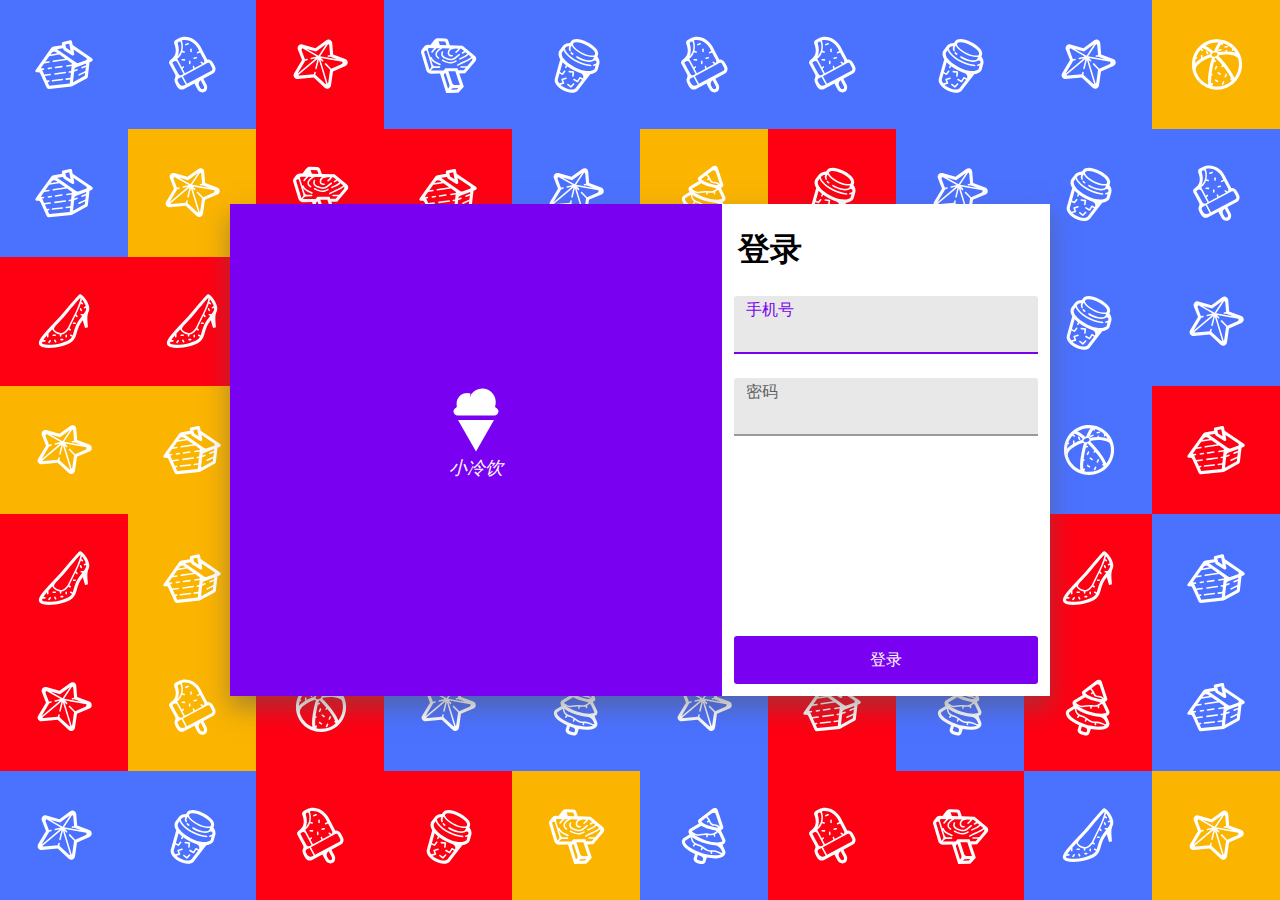
<file: src/main/resources/static/index.html>
<!DOCTYPE html>
<html>

<head>
    <meta charset="utf-8">
    <title>小冷饮</title>
    <!--<link type="text/css" rel="stylesheet" href="https://unpkg.com/material-components-web@latest/dist/material-components-web.min.css">-->
    <!--<script src="https://unpkg.com/material-components-web@latest/dist/material-components-web.min.js"></script>-->
</head>
<style type="text/css">
    body,
    table,
    tr,
    div,
    input,
    td {
        margin: 0;
        padding: 0;
        border: none;
    }

    body {
        width: 100%;
        height: 100vh;
    }

    #container {
        position: relative;
    }

    table {
        border-spacing: 0;
    }

    #bg_box {
        /*background: #ffcc00;*/
        position: absolute;
    }

    #front_box {
        width: 820px;
        height: 492px;
        left: 50%;
        top: 200px;
        margin-left: -410px;
        position: absolute;
        box-shadow: 0 12px 24px rgba(88, 88, 88, .5);
    }

    #desc_box {
        float: left;
        width: 492px;
        height: 492px;
        background: #7900F1;
        text-align: center;
    }

    #login_box {
        position: relative;
        float: right;
        width: 328px;
        height: 492px;
        background: #FFFFFF;
    }

    #icon {
        width: 72px;
        height: 72px;
        display: block;
        margin: 180px auto 0;
    }

    #title {
        font-family: "Arial", "Microsoft YaHei", "黑体", "宋体", sans-serif;
        font-style: italic;
        color: #FFFFFF;
        font-size: 18px;
    }

    .input_field {
        width: 280px;
        margin: 24px auto 0;
        height: 56px;
        padding: 0 12px;
        border-bottom: 2px solid #9A9A9A;
        background: rgba(232, 232, 232, .98);
        border-top-left-radius: 3px;
        border-top-right-radius: 3px;
    }

    .input_desc {
        display: block;
        color: #5F5F5F;
        padding-top: 4px;
        font-size: 16px;
    }

    input {
        background: none;
        width: 280px;
        height: 32px;
        outline: none;
        color: #1E1E1E;
        font-size: 20px;
    }

    .login_btn {
        height: 48px;
        border-radius: 3px;
        color: #FFFFFF;
        background: #7900F1;
        text-align: center;
        line-height: 48px;
        position: absolute;
        bottom: 12px;
        left: 12px;
        right: 12px;
        font-family: "Arial", "Microsoft YaHei", "黑体", "宋体", sans-serif;
    }

    .login_btn:hover {
        background: #7E00FF;
        cursor: pointer;
    }

    h1 {
        padding-left: 16px;
        margin-top: 24px;
        font-family: "Microsoft YaHei", sans-serif;
    }

</style>

<body>
<div id="container">
    <div id="bg_box"></div>
    <div id="front_box">
        <div id="desc_box">
            <img src="drawable/icon.svg" id="icon">
            <span id="title">小冷饮</span>
        </div>
        <div id="login_box">
            <h1>登录</h1>
            <div class="input_field">
                <label for="username" class="input_desc">手机号</label><input id="username">
            </div>
            <div class="input_field">
                <label for="password" class="input_desc">密码</label><input id="password" type="password">
            </div>
            <div class="login_btn" onclick="tryToLogin()">
                登录
            </div>
        </div>
    </div>
</div>
<script type="text/javascript">
    let HORIZONTAL_PART = 0;
    let VERTICAL_PART = 0;
    const FRAMES = 60;
    let animations = [];
    const COLORS = ["#FBB400", "#FF0013", "#4B71FF", "#4B71FF"];
    const CODE_SUCCESS = 0;

    let itemWidth = window.innerWidth / HORIZONTAL_PART;
    let itemHeight = window.innerHeight / VERTICAL_PART;

    window.onload = function () {
        let inputs = document.getElementsByTagName("input");
        let labels = document.getElementsByTagName("label");
        let input_fields = document.getElementsByClassName("input_field");
        for (let i = 0; i < inputs.length; i++) {
            inputs[i].onfocus = function () {
                input_fields[i].style.borderBottomColor = "#7900F1";
                labels[i].style.color = "#7900F1";
            };
            inputs[i].onblur = function () {
                input_fields[i].style.borderBottomColor = "#9A9A9A";
                labels[i].style.color = "#5F5F5F";
            };
            if (i === 0) {
                inputs[i].focus();
            }
        }
        let front_box = document.getElementById("front_box");
        front_box.style.top = (window.innerHeight - 492) / 2 + "px";
        initSize();
        animate();
    };

    function tryToLogin() {
        let username = document.getElementById("username").value;
        let password = document.getElementById("password").value;
        console.log("账号：" + username + "---密码：" + password);
        if (username === undefined || username === null || username === "") {
            window.alert("手机号不能为空！");
        }
        if (username.length !== 11) {
            window.alert("请输入正确的手机号！");
        }
        if (password === undefined || password === null || password === "") {
            window.alert("密码不能为空！");
        }
        login(username, password);
    }

    function login(phone, password) {
        let http = new XMLHttpRequest();
        http.onreadystatechange = function () {
            console.log(http.readyState + ":" + http.status);
            switch (http.readyState) {
                case 4:
                    console.log(http.response);
                    if (http.status === 200) {
                        let data = JSON.parse(http.response);
                        console.log(data.code + ":" + data.message + ":" + data.value);
                        if (data.code === CODE_SUCCESS) {
                            window.open("main.html", "_self");
                        } else {
                            alert(data.message);
                        }
                    } else {
                        console.log("请求失败");
                    }
                    break;
                default:
                    break;
            }
        };
        http.open("POST", "user", true);
        let formData = new FormData();
        formData.append("phone", phone);
        formData.append("password", password);
        http.send(formData);
    }

    window.onresize = function () {
        console.log("window尺寸改变了：" + window.innerWidth + ":" + window.innerHeight);
        initSize();
        animate();
    };

    function initSize() {
//        let front_box = document.getElementById("front_box");
//        console.log(front_box.style.width+":"+front_box.style.height);
//        front_box.style.left = (window.innerWidth - parseInt(front_box.style.width.slice(0, front_box.style.width.length - 2))) / 2 + "px";
//        front_box.style.top = (window.innerHeight - parseInt(front_box.style.height.slice(0, front_box.style.height.length - 2))) / 2 + "px";
//        console.log(front_box.style.left + ":" + front_box.style.top);
        if (window.innerWidth > window.innerHeight) {
            HORIZONTAL_PART = 10;
            VERTICAL_PART = parseInt(HORIZONTAL_PART / (window.innerWidth / window.innerHeight));
        } else {
            VERTICAL_PART = 10;
            HORIZONTAL_PART = parseInt(VERTICAL_PART / (window.innerHeight / window.innerWidth));
        }
        console.log(HORIZONTAL_PART + ":" + VERTICAL_PART);
        itemWidth = window.innerWidth / HORIZONTAL_PART;
        itemHeight = window.innerHeight / VERTICAL_PART;
        let container = document.getElementById("container");
        container.width = window.innerWidth + "px";
        container.height = window.innerHeight + "px";
        let bg_box = document.getElementById("bg_box");
        bg_box.width = window.innerWidth + "px";
        bg_box.height = window.innerHeight + "px";
        let bgContent = "<table>";
        for (let i = 0; i < VERTICAL_PART; i++) {
            bgContent += "<tr>";
            for (let j = 0; j < HORIZONTAL_PART; j++) {
                bgContent += "<td>" +
                    "<div style='overflow:hidden;width:"
                    + itemWidth
                    + "px;height: "
                    + itemHeight
                    + "px;position: relative'>"
                    + getContent(itemWidth, itemHeight)
                    + "</div>"
                    + "</td>";
            }
            bgContent += "</tr>";
        }
        bgContent += "</table>";
//        console.log(bgContent);
        bg_box.innerHTML = bgContent;
    }

    function getContent() {
        let sideLength = itemWidth > itemHeight ? itemHeight : itemWidth;
        let content = "<table style='position: absolute;left: 0;top: 0' class='table_item'>";
        for (let i = 0; i < 3; i++) {
            content += "<tr>";
            for (let j = 0; j < 3; j++) {
                content += "<td style='background: " + getRandomColor() + "'>" +
                    "<div style='width: " + itemWidth + "px;height: " + itemHeight + "px'>" +
                    "<img style='display: block;" +
                    "width: " + sideLength / 2 + "px;" +
                    "height: " + itemHeight + "px;margin: 0 auto'" +
                    " src='drawable/img" + parseInt(Math.random() * 9) + ".svg'/>" +
                    "</div>" +
                    "</td>"
            }
            content += "</tr>";
        }
        content += "</table>";
//        console.log(content);
        return content;
    }

    function getRandomColor() {
        return COLORS[parseInt(Math.random() * COLORS.length)];
    }

    function animate() {
        for (let i = 0; i < animations.length; i++) {
            animations[i].stop();
        }
        animations = [];
        let tables = document.getElementsByClassName("table_item");
        for (let i = 0; i < tables.length; i++) {
            let table = tables[i];
            let anim = new MovingAnimation(table);
            setTimeout(function () {
                anim.start();
            }, (Math.random() + 1) * 1000);
            animations.push(anim);
        }
    }

    function MovingAnimation(target) {
        this.target = target;
        this.startLeft = 0;
        this.startTop = 0;
        this.left = 0;
        this.top = 0;
        this.duration = 500;
        this.endLeft = 0;
        this.endTop = 0;
        this.taskId = -1;
        this.getEndPosition = function (nextFace) {
            return [(nextFace - (parseInt(nextFace / 3)) * 3) * -itemWidth, (parseInt(nextFace / 3)) * -itemHeight];
        };
        this.findNextFaces = function () {
            let currentFace = parseInt(this.startLeft / -itemWidth) + parseInt(this.startTop / -itemHeight) * 3;
//            console.log("当前页面：" + currentFace);
            switch (currentFace) {
                case 0:
                    return [1, 3];
                case 1:
                    return [0, 2, 4];
                case 2:
                    return [1, 5];
                case 3:
                    return [0, 4, 6];
                case 4:
                    return [1, 3, 5, 7];
                case 5:
                    return [2, 4, 8];
                case 6:
                    return [3, 7];
                case 7:
                    return [4, 6, 8];
                case 8:
                    return [5, 7];
                default:
                    console.log("什么鬼：" + this.startLeft + ":" + this.startTop + ":" + itemWidth + ":" + itemHeight + ":" + currentFace);
                    return [0];
            }
        };
        this.init = function () {
            let leftStyle = this.target.style.left;
            let topStyle = this.target.style.top;
//            console.log(leftStyle + ":" + topStyle);
            if (leftStyle === "") {
                this.startLeft = 0;
            } else {
                this.startLeft = parseFloat(leftStyle.slice(0, leftStyle.length - 2));
            }
            if (topStyle === "") {
                this.startTop = 0;
            } else {
                this.startTop = parseFloat(topStyle.slice(0, topStyle.length - 2));
            }
//            console.log("起始position：" + this.startLeft + "---" + this.startTop);
            this.left = this.startLeft;
            this.top = this.startTop;
            this.duration = 300;
            let nextFaces = this.findNextFaces();
//            console.log("下面的所有face---" + nextFaces);
            let nextFace = nextFaces[parseInt(Math.random() * nextFaces.length)];
//            console.log("下一个页面:" + nextFace);
            let position = this.getEndPosition(nextFace);
            this.endLeft = position[0];
            this.endTop = position[1];
//            console.log("终点position：" + this.endLeft + "---" + this.endTop);
            this.taskId = -1;
        };
        this.init();
    }

    MovingAnimation.prototype.updatePosition = function () {
        this.left += (this.endLeft - this.startLeft) / (this.duration / (1000 / FRAMES));
        this.top += (this.endTop - this.startTop) / (this.duration / (1000 / FRAMES));
//        console.log(this.top + ":" + this.left);
        if (Math.abs(this.left - this.endLeft) <= 0.1 && Math.abs(this.top - this.endTop) <= 0.1) {
            this.left = this.endLeft;
            this.top = this.endTop;
        }
        this.target.style.left = this.left + "px";
        this.target.style.top = this.top + "px";
        let that = this;
        if (this.left === this.endLeft && this.top === this.endTop) {
            //        clearInterval(this.taskId);
            this.stop();
            this.init();
            setTimeout(function () {
                that.start();
            }, (Math.random() + 3) * 1000);
        } else {
            this.taskId = requestAnimationFrame(function () {
                that.updatePosition();
            });
        }
    };

    MovingAnimation.prototype.start = function () {
//        clearInterval(this.taskId);
//        cancelAnimationFrame(this.taskId);
        let that = this;
        this.taskId = requestAnimationFrame(function () {
            that.updatePosition();
        });
//        this.taskId = setInterval(function () {
//            that.updatePosition();
//        }, 1000 / FRAMES);
    };

    MovingAnimation.prototype.stop = function () {
        cancelAnimationFrame(this.taskId)
    }
</script>
</body>

</html>
</file>
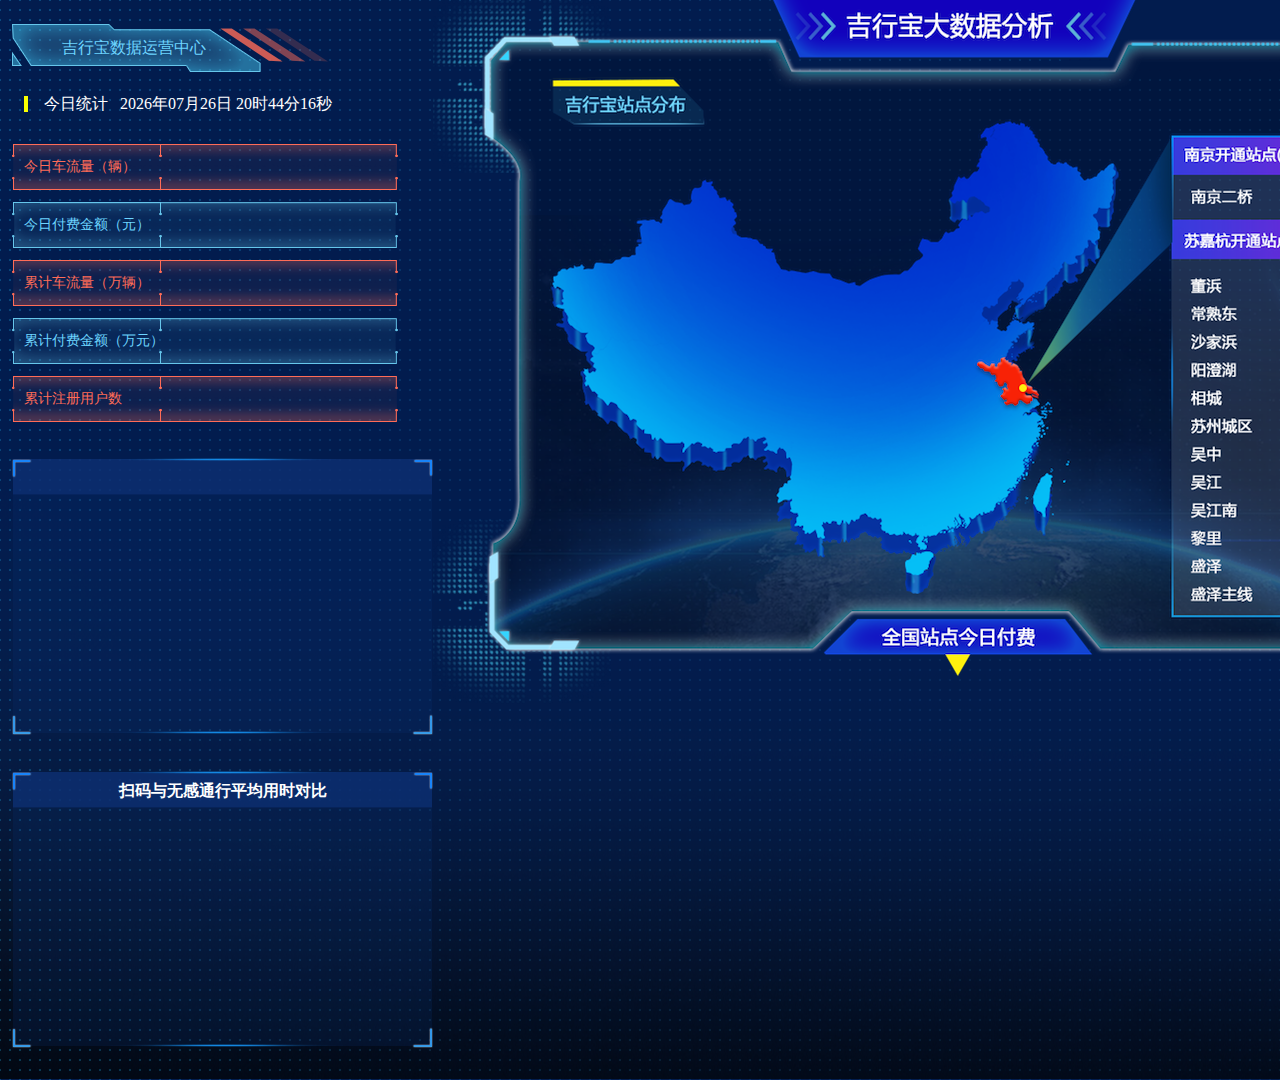
<file: src/main/resources/static/web-Dashboard/index.html>
<!DOCTYPE html>
<html lang="en">
<head>
    <meta charset="UTF-8">
    <title>吉行宝大数据分析</title>
    <script src="js/echarts.min.js"></script>
    <style>
        @font-face {
            /* font-properties */
            font-family: number;
            src: url('asset/YOURNAMED7HOMECONDENSED-DIANZI.TTF'),
            url('asset/YOURNAMED7HOMECONDENSED-DIANZI.TTF'),
            url('asset/YOURNAMED7HOMECONDENSED-DIANZI.TTF'); /* IE9 */
        }

        * {
            margin: 0;
            padding: 0;
            border: none;
        }

        body {
            width: 1896px;
            height: 1068px;
            padding: 0 12px 12px 12px;
            font-size: 0;
            background: url("image/bg.png") no-repeat;
        }

        #left, #middle, #right {
            display: inline-block;
            vertical-align: top;
        }

        #left, #right {
            width: 421px;
            padding-top: 24px;
        }

        #middle {
            width: 1054px;
        }

        .banner {
            width: 266px;
            height: 48px;
            line-height: 48px;
            font-size: 16px;
            color: #6DD5FF;
        }

        #banner_left {
            padding-left: 50px;
            background: url("image/banner_left.png") no-repeat;
        }

        #today {
            border-left: solid 4px #FAFF00;
            height: 16px;
            width: 360px;
            margin-top: 24px;
            line-height: 16px;
            vertical-align: middle;
            padding-left: 16px;
            color: #FFFFFF;
            font-size: 16px;
            margin-left: 12px;
        }

        #chart_overview {
            margin-top: 32px;
        }

        .ov {
            width: 386px;
            height: 46px;
            position: relative;
            margin: 12px 0;
        }

        .ov_red {
            background: url("image/ov_red.png") no-repeat;
        }

        .ov_blue {
            background: url("image/ov_blue.png") no-repeat;
        }

        .ov_red .ov_desc {
            color: #ff6c57;
        }

        .ov_blue .ov_desc {
            color: #6DD5FF;
        }

        .count_container {
            font-family: number, serif;
        }

        .ov_red .count_container span {
            background: #ff6c57;
        }

        .ov_blue .count_container span {
            background: #6DD5FF;
        }

        .ov_desc {
            position: absolute;
            font-size: 14px;
            line-height: 46px;
            left: 12px;
        }

        .count_container {
            position: absolute;
            left: 172px;
            width: 200px;
            height: 100%;
            color: #FFFFFF;
            vertical-align: middle;
            font-size: 24px;
        }

        .ov_count {
            text-align: center;
            display: inline-block;
            height: 30px;
            line-height: 30px;
            font-weight: bold;
            width: 20px;
            vertical-align: middle;
            margin: 8px 2px;
        }

        #chart_everyday {
            background: url("image/everyday.png") no-repeat;
            width: 421px;
            height: 277px;
            margin-top: 36px;
        }

        #chart_passTime {
            background: url("image/everyday.png") no-repeat;
            width: 421px;
            height: 277px;
            margin-top: 36px;
            font-size: 0;
        }

        .chart_title {
            width: 100%;
            height: 40px;
            font-size: 16px;
            color: #FFFFFF;
            text-align: center;
            line-height: 40px;
            font-weight: bold;
        }

        #chart_passTime_jxb, #chart_passTime_scan {
            width: 50%;
            height: 231px;
            display: inline-block;
        }

        #map {
            background: url("image/map.png") no-repeat;
            width: 1054px;
            height: 705px;
        }

        #chart_station {
            width: 1054px;
            height: 345px;
        }

        #banner_right {
            margin-left: 105px;
            padding-left: 125px;
            width: 191px;
            background: url("image/banner_right.png") no-repeat;
        }

        #chart_jxbMonthReg {
            margin-top: 20px;
            background: url("image/jxb_month_reg.png") no-repeat;
            width: 421px;
            height: 305px;
        }

        #chart_everyMonth {
            margin-top: 20px;
            background: url("image/jxb_month_reg.png") no-repeat;
            width: 421px;
            height: 305px;
        }

        #chart_tradeType_box {
            margin-top: 20px;
            background: url("image/jxb_month_reg.png") no-repeat;
            width: 421px;
            height: 305px;
        }

        #chart_tradeType {
            width: 421px;
            height: 265px;
        }
    </style>
</head>
<body>
<div id="left">
    <div class="banner" id="banner_left">吉行宝数据运营中心</div>
    <div id="today"></div>
    <div id="chart_overview">
        <div class="ov ov_red">
            <span class="ov_desc">今日车流量（辆）</span>
            <div class="count_container" id="count_today_passed">
            </div>
        </div>
        <div class="ov ov_blue">
            <span class="ov_desc">今日付费金额（元）</span>
            <div class="count_container" id="count_today_payed">
            </div>
        </div>
        <div class="ov ov_red">
            <span class="ov_desc">累计车流量（万辆）</span>
            <div class="count_container" id="count_total_passed">
            </div>
        </div>
        <div class="ov ov_blue">
            <span class="ov_desc">累计付费金额（万元）</span>
            <div class="count_container" id="count_total_payed">
            </div>
        </div>
        <div class="ov ov_red">
            <span class="ov_desc">累计注册用户数</span>
            <div class="count_container" id="count_total_signed">
            </div>
        </div>
    </div>
    <div id="chart_everyday"></div>
    <div id="chart_passTime">
        <div class="chart_title">
            扫码与无感通行平均用时对比
        </div>
        <div id="chart_passTime_scan"></div>
        <div id="chart_passTime_jxb"></div>
    </div>
</div>
<div id="middle">
    <div id="map"></div>
    <div id="chart_station"></div>
</div>
<div id="right">
    <div class="banner" id="banner_right">吉行宝数据运营中心</div>
    <div id="chart_jxbMonthReg"></div>
    <div id="chart_everyMonth"></div>
    <div id="chart_tradeType_box">
        <div class="chart_title">
            本月付费方式统计
        </div>
        <div id="chart_tradeType"></div>
    </div>
</div>
</body>

<script>

    const PERIOD_TEN_SECONDS = 10000;

    const PERIOD_HALF_HOUR = 1800000;

    window.onload = function () {
        initSize();
        setInterval(initDate, 500);
        requestOverviewData();
        requestEverydayData();
        requestPassTimeData();
        requestStationData();
        requestJxbRegData();
        requestEveryMonthData();
        requestTradeTypeData();
    };

    window.onresize = function () {
        initSize();
    };

    /**
     * 初始化相关尺寸
     */
    function initSize() {

    }

    function requestOverviewData() {
        var http = new XMLHttpRequest();
        http.onreadystatechange = function () {
            switch (http.readyState) {
                //请求结束
                case 4:
                    if (http.status === 200) {
                        var data = JSON.parse(http.response);
                        updateCount("count_today_passed", data.carNumber);
                        updateCount("count_today_payed", data.money);
                        updateCount("count_total_passed", data.allNumber);
                        updateCount("count_total_payed", data.allMoney);
                        updateCount("count_total_signed", data.allUser);
                    }
                    setTimeout(requestOverviewData, PERIOD_TEN_SECONDS);
                    break;
                default:
                    break;
            }
        };
        http.open("GET", "http://122.112.213.51:8080/jxbreport/querydata/free/getAllNumber.htm", true);
        http.send();
    }

    function requestEverydayData() {
        var http = new XMLHttpRequest();
        http.onreadystatechange = function () {
            switch (http.readyState) {
                //请求结束
                case 4:
                    if (http.status === 200) {
                        var data = JSON.parse(http.response);
                        loadEverydayData(data);
                    }
                    setTimeout(requestEverydayData, PERIOD_HALF_HOUR);
                    break;
                default:
                    break;
            }
        };
        http.open("GET", "http://122.112.213.51:8080/jxbreport/querydata/free/getdaysNumberAndMoney.htm", true);
        http.send();
    }

    function requestPassTimeData() {
        var http = new XMLHttpRequest();
        http.onreadystatechange = function () {
            switch (http.readyState) {
                //请求结束
                case 4:
                    if (http.status === 200) {
                        var data = JSON.parse(http.response);
                        loadPassTimeJxbData(parseInt(parseFloat(data.runTime)));
                        loadPassTimeScanData(parseInt(parseFloat(data.scanTime)));
                    }
                    setTimeout(requestPassTimeData, PERIOD_HALF_HOUR);
                    break;
                default:
                    break;
            }
        };
        http.open("GET", "http://122.112.213.51:8080/jxbreport/querydata/free/getPaytime.htm", true);
        http.send();
    }

    function requestStationData() {
        var http = new XMLHttpRequest();
        http.onreadystatechange = function () {
            switch (http.readyState) {
                //请求结束
                case 4:
                    if (http.status === 200) {
                        var data = JSON.parse(http.response);
                        loadStationData(data);
                    }
                    setTimeout(requestStationData, PERIOD_TEN_SECONDS);
                    break;
                default:
                    break;
            }
        };
        http.open("GET", "http://122.112.213.51:8080/jxbreport/querydata/free/getStationNumber.htm", true);
        http.send();
    }

    function requestJxbRegData() {
        var http = new XMLHttpRequest();
        http.onreadystatechange = function () {
            switch (http.readyState) {
                //请求结束
                case 4:
                    if (http.status === 200) {
                        var data = JSON.parse(http.response);
                        loadJxbMonthRegData(data);
                    }
                    break;
                default:
                    break;
            }
        };
        http.open("GET", "http://122.112.213.51:8080/jxbreport/querydata/free/getRegisterNumber.htm", true);
        http.send();
    }

    function requestEveryMonthData() {
        var http = new XMLHttpRequest();
        http.onreadystatechange = function () {
            switch (http.readyState) {
                //请求结束
                case 4:
                    if (http.status === 200) {
                        var data = JSON.parse(http.response);
                        loadEveryMonthData(data);
                    }
                    break;
                default:
                    break;
            }
        };
        http.open("GET", "http://122.112.213.51:8080/jxbreport/querydata/free/getMonthNumberAndMoney.htm", true);
        http.send();
    }

    function requestTradeTypeData() {
        var http = new XMLHttpRequest();
        http.onreadystatechange = function () {
            switch (http.readyState) {
                //请求结束
                case 4:
                    if (http.status === 200) {
                        var data = JSON.parse(http.response);
                        loadTradeTypeData(data);
                    }
                    break;
                default:
                    break;
            }
        };
        http.open("GET", "http://122.112.213.51:8080/jxbreport/querydata/free/getPayTypeReport.htm", true);
        http.send();
    }

    /**
     * 每日车流量和付费金额
     */
    function loadEverydayData(data) {
        var time = [];
        var carNumber = [];
        var money = [];
        for (var i = 0; i < data.length; i++) {
            time.push(data[i].time);
            carNumber.push(data[i].carNumber);
            money.push(data[i].money);
        }
        var chart_everyday = echarts.init(document.getElementById("chart_everyday"));
        var option = {
            title: {
                text: '日车流量与付费金额',
                left: 'center',
                top: 6,
                textStyle: {
                    color: '#FFFFFF',
                    fontSize: 16
                }
            },
            tooltip: {
                trigger: 'axis'
            },
            legend: {
                data: ['日车流量（辆）', '付费金额（元）'],
                left: 'center',
                top: 50,
                textStyle: {
                    color: '#FFFFFF',
                    fontSize: 12
                }
            },
            grid: {
                top: 120,
                bottom: 40,
                left: 20,
                right: 20
            },
            xAxis: {
                type: 'category',
                boundaryGap: ['20%', '20%'],
                axisLabel: {
                    color: "#FFFFFF",
                    fontSize: 12
                },
                axisLine: {
                    show: true,
                    lineStyle: {
                        color: '#FFFFFF'
                    }
                },
                splitLine: {
                    lineStyle: {
                        color: '#4E4D5A'
                    },
                    show: true
                },
                axisTick: {
                    alignWithLabel: true
                },
                data: time
            },
            yAxis: {
                show: false,
                type: 'value',
                axisLabel: {
                    color: "#FFFFFF",
                    fontSize: 12
                },
                axisTick: {
                    show: false
                },
                splitLine: {
                    show: false
                },
                axisLine: {
                    show: true,
                    lineStyle: {
                        color: '#FFFFFF'
                    }
                }
            },
            series: [
                {
                    name: '日车流量（辆）',
                    type: 'line',
                    smooth: true,
                    lineStyle: {
                        color: '#00F7FB'
                    },
                    itemStyle: {
                        color: '#00F7FB'
                    },
                    label: {
                        show: true,
                        color: '#FFFFFF',
                        width: 42,
                        height: 42,
                        align: 'center',
                        fontSize: 12,
                        lineHeight: 25,
                        backgroundColor: {
                            image: 'image/bubble_blue.png'
                        },
                        rich: {}
                    },
                    data: carNumber
                },
                {
                    name: '付费金额（元）',
                    type: 'line',
                    smooth: true,
                    lineStyle: {
                        color: '#F1FF00'
                    },
                    itemStyle: {
                        color: '#F1FF00'
                    },
                    label: {
                        show: true,
                        color: '#FFFFFF',
                        width: 42,
                        height: 42,
                        align: 'center',
                        fontSize: 12,
                        lineHeight: 25,
                        backgroundColor: {
                            image: 'image/bubble_yellow.png'
                        },
                        rich: {}
                    },
                    data: money
                }
            ]
        };
        chart_everyday.setOption(option);
    }

    /**
     * 扫码通行通行时间
     */
    function loadPassTimeScanData(time) {
        var chart_passTime = echarts.init(document.getElementById("chart_passTime_scan"));
        var option = {
            series: [
                {
                    name: '扫码通行',
                    type: 'gauge',
                    min: 0,
                    max: 100,
                    splitNumber: 10,
                    radius: '80%',
                    axisLine: {            // 坐标轴线
                        lineStyle: {       // 属性lineStyle控制线条样式
                            color: [[1, '#00F7FB']],
                            width: 5
                        }
                    },
                    axisLabel: {            // 坐标轴小标记
                        textStyle: {       // 属性lineStyle控制线条样式
                            color: '#fff',
                            fontSize: 10
                        }
                    },
                    axisTick: {            // 坐标轴小标记
                        length: 15,        // 属性length控制线长
                        lineStyle: {       // 属性lineStyle控制线条样式
                            color: '#006E99'
                        }
                    },
                    splitLine: {           // 分隔线
                        length: 20,         // 属性length控制线长
                        lineStyle: {       // 属性lineStyle（详见lineStyle）控制线条样式
                            width: 6,
                            color: '#fff'
                        }
                    },
                    pointer: {           // 分隔线
                        shadowColor: '#EAFF00', //默认透明
                        length: '50%',
                        width: 3
                    },
                    title: {
                        textStyle: {       // 其余属性默认使用全局文本样式，详见TEXTSTYLE
                            fontWeight: 'bold',
                            fontSize: 16,
                            color: '#fff'
                        },
                        offsetCenter: [0, '70%']
                    },
                    detail: {
                        offsetCenter: [0, '30%'],       // x, y，单位px
                        color: '#00F7FB',
                        fontSize: 18,
                        fontWeight: 'bold',
                        width: 32,
                        height: 18,
                        formatter: function (value) {
                            return value + "S";
                        },
                        rich: {}
                    },
                    data: [{value: time, name: '扫码通行'}]
                }
            ]
        };
        chart_passTime.setOption(option);
    }

    /**
     * 无感通行时间
     */
    function loadPassTimeJxbData(time) {
        var chart_passTime = echarts.init(document.getElementById("chart_passTime_jxb"));
        var option = {
            series: [
                {
                    name: '无感通行',
                    type: 'gauge',
                    min: 0,
                    max: 10,
                    splitNumber: 10,
                    radius: '80%',
                    axisLine: {            // 坐标轴线
                        lineStyle: {       // 属性lineStyle控制线条样式
                            color: [[1, '#F1FF00']],
                            width: 5
                        }
                    },
                    axisLabel: {            // 坐标轴小标记
                        textStyle: {       // 属性lineStyle控制线条样式
                            color: '#fff',
                            fontSize: 10
                        }
                    },
                    axisTick: {            // 坐标轴小标记
                        length: 15,        // 属性length控制线长
                        lineStyle: {       // 属性lineStyle控制线条样式
                            color: '#006E99'
                        }
                    },
                    splitLine: {           // 分隔线
                        length: 20,         // 属性length控制线长
                        lineStyle: {       // 属性lineStyle（详见lineStyle）控制线条样式
                            width: 6,
                            color: '#fff'
                        }
                    },
                    pointer: {           // 分隔线
                        shadowColor: '#EAFF00', //默认透明
                        length: '50%',
                        width: 3
                    },
                    title: {
                        textStyle: {       // 其余属性默认使用全局文本样式，详见TEXTSTYLE
                            fontWeight: 'bold',
                            fontSize: 16,
                            color: '#fff'
                        },
                        offsetCenter: [0, '70%']
                    },
                    detail: {
                        offsetCenter: [0, '30%'],       // x, y，单位px
                        color: '#F1FF00',
                        fontSize: 18,
                        fontWeight: 'bold',
                        width: 36,
                        height: 18,
                        formatter: function (value) {
                            return value + "S";
                        },
                        rich: {}
                    },
                    data: [{value: time, name: '无感通行'}]
                }
            ]
        };
        chart_passTime.setOption(option);
    }

    /**
     * 站点收费数据
     */
    function loadStationData(data) {
        var station = [];
        var carNumber = [];
        var money = [];
        for (var i = 0; i < data.length; i++) {
            carNumber.push(data[i].stationcarNumber);
            money.push(data[i].stationMoney);
            station.push(data[i].stationName);
        }
        var chart_station = echarts.init(document.getElementById("chart_station"));
        var option = {
            color: ['#31E8F3', '#FFFF1E'],
            tooltip: {
                trigger: 'axis',
                axisPointer: {
                    type: 'shadow'
                }
            },
            grid: {
                top: 70,
                right: 20,
                left: 80,
                bottom: 20
            },
            legend: {
                textStyle: {
                    color: '#FFFFFF'
                },
                data: ['付费用户金额（元）', '车流量（辆）'],
                top: 20,
                left: 100
            },
            calculable: true,
            xAxis: [
                {
                    axisLine: {
                        show: false
                    },
                    axisLabel: {
                        color: '#FFFFFF',
                        interval: 0,
                        fontSize: 12
                    },
                    show: true,
                    type: 'category',
                    axisTick: {show: false},
                    data: station
                }
            ],
            yAxis: [
                {
                    axisLine: {
                        show: false
                    },
                    axisLabel: {
                        color: '#00F7FA'
                    },
                    splitLine: {
                        show: false
                    },
                    show: true,
                    axisTick: {show: false},
                    type: 'value'
                }
            ],
            series: [
                {
                    name: '付费用户金额（元）',
                    type: 'bar',
                    label: {
                        show: true,
                        position: "top",
                        distance: 15,
                        align: 'center',
                        rotate: 0,
                        formatter: '{c}',
                        fontSize: 14,
                        rich: {
                            name: {
                                textBorderColor: '#fff'
                            }
                        }
                    },
                    data: money
                },
                {
                    name: '车流量（辆）',
                    type: 'bar',
                    label: {
                        show: true,
                        position: "top",
                        distance: 15,
                        align: 'center',
                        rotate: 0,
                        formatter: '{c}',
                        fontSize: 14,
                        rich: {
                            name: {
                                textBorderColor: '#fff'
                            }
                        }
                    },
                    data: carNumber
                }
            ]
        };
        chart_station.setOption(option);
    }

    /**
     * 吉行宝月注册用户数
     */
    function loadJxbMonthRegData(data) {
        var time = [];
        var userAccount = [];
        for (var i = 0; i < data.length; i++) {
            time.push(data[i].time);
            userAccount.push(data[i].userNumber);
        }
        var chart_jxbMonthReg = echarts.init(document.getElementById("chart_jxbMonthReg"));
        var option = {
            title: {
                text: '吉行宝月注册用户数',
                left: 'center',
                top: 6,
                textStyle: {
                    color: '#FFFFFF',
                    fontSize: 16
                }
            },
            grid: {
                top: 90,
                left: 80,
                right: 30,
                bottom: 50
            },
            legend: {
                textStyle: {
                    color: '#FFFFFF'
                },
                data: ['用户数（人）'],
                top: 50
            },
            xAxis: {
                axisLine: {
                    show: false,
                    lineStyle: {
                        color: '#FFFFFF'
                    }
                },
                axisTick: {
                    show: false
                },
                axisLabel: {
                    margin: 20,
                    interval: 0
                },
                type: 'category',
                boundaryGap: false,
                data: time
            },
            yAxis: {
                axisLine: {
                    show: false,
                    lineStyle: {
                        color: '#FFFFFF'
                    }
                },
                axisTick: {
                    show: false
                },
                axisLabel: {
                    margin: 20
                },
                splitLine: {
                    show: false
                },
                type: 'value'
            },
            series: [{
                name: '用户数（人）',
                data: userAccount,
                type: 'line',
                areaStyle: {
                    color: {
                        type: 'linear',
                        x: 0,
                        y: 0,
                        x2: 0,
                        y2: 1,
                        colorStops: [{
                            offset: 0, color: '#F9FF00' // 0% 处的颜色
                        }, {
                            offset: 1, color: '#1B1570' // 100% 处的颜色
                        }],
                        globalCoord: false // 缺省为 false
                    }
                },
                label: {
                    show: true,
                    position: "bottom",
                    distance: 6,
                    align: 'center',
                    color: '#FFFFFF',
                    rotate: 60,
                    formatter: '{c}',
                    fontSize: 10,
                    backgroundColor: '#FF852C',
                    padding: 3,
                    rich: {}
                }
                , itemStyle: {
                    color: '#F9FF00'
                }
            }]
        };
        chart_jxbMonthReg.setOption(option);
    }

    /**
     * 每日车流量和付费金额
     */
    function loadEveryMonthData(data) {
        var time = [];
        var carNumber = [];
        var money = [];
        for (var i = 0; i < data.length; i++) {
            time.push(data[i].time);
            carNumber.push(data[i].carNumber);
            if (i === 7) {
                money.push(data[i].money / 10);
            } else {
                money.push(data[i].money);
            }
        }
        var chart_everyMonth = echarts.init(document.getElementById("chart_everyMonth"));
        var option = {
            title: {
                text: '月车流量与付费金额',
                left: 'center',
                top: 6,
                textStyle: {
                    color: '#FFFFFF',
                    fontSize: 16
                }
            },
            tooltip: {
                trigger: 'axis'
            },
            legend: {
                data: ['付费金额（万元）', '月车流量（万辆）'],
                left: 'center',
                top: 50,
                textStyle: {
                    color: '#FFFFFF',
                    fontSize: 12
                }
            },
            grid: {
                top: 120,
                bottom: 40,
                left: 50,
                right: 25
            },
            xAxis: {
                type: 'category',
                boundaryGap: ['20%', '20%'],
                axisLabel: {
                    color: "#FFFFFF",
                    fontSize: 12,
                    interval: 0
                },
                axisLine: {
                    show: true,
                    lineStyle: {
                        color: '#FFFFFF'
                    }
                },
                axisTick: {
                    show: true,
                    inside: true,
                    alignWithLabel: true
                },
                data: time
            },
            yAxis: [
                {
                    name: '付费金额',
                    type: 'value',
                    axisLabel: {
                        formatter: function (value) {
                            if (value === 0) {
                                return '0';
                            }
                            return value / 10000;
                        },
                        color: "#FFFFFF",
                        fontSize: 12
                    },
                    axisTick: {
                        show: true
                    },
                    splitLine: {
                        show: false
                    },
                    axisLine: {
                        show: true,
                        lineStyle: {
                            color: '#F1FF00'
                        }
                    }
                },
                {
                    name: '月车流量',
                    type: 'value',
                    axisLabel: {
                        formatter: function (value) {
                            if (value === 0) {
                                return '0';
                            }
                            return value / 10000;
                        },
                        color: "#00F7FB",
                        fontSize: 12
                    },
                    axisTick: {
                        show: true
                    },
                    splitLine: {
                        show: false
                    },
                    axisLine: {
                        show: true,
                        lineStyle: {
                            color: '#00DEC8'
                        }
                    }
                }
            ],
            series: [
                {
                    name: '月车流量（万辆）',
                    type: 'line',
                    smooth: true,
                    lineStyle: {
                        color: '#00F7FB'
                    },
                    itemStyle: {
                        color: '#00F7FB'
                    },
                    label: {
                        show: true,
                        formatter: function (params) {
                            return parseInt(params.value / 10000);
                        },
                        color: '#FFFFFF'
                    },
                    yAxisIndex: 1,
                    data: carNumber
                },
                {
                    name: '付费金额（万元）',
                    smooth: true,
                    type: 'line',
                    lineStyle: {
                        color: '#F1FF00'
                    },
                    itemStyle: {
                        color: '#F1FF00'
                    },
                    label: {
                        show: true,
                        formatter: function (params) {
                            return parseInt(params.value / 10000);
                        },
                        color: '#FFFFFF'
                    },
                    data: money
                }
            ]
        };
        chart_everyMonth.setOption(option);
    }

    /**
     * 支付方式比较
     */
    function loadTradeTypeData(data) {
        var chart_tradeType = echarts.init(document.getElementById("chart_tradeType"));
        var option = {
            legend: {
                bottom: 2,
                data: ['微信扫码', '支付宝扫码', '吉行宝', '支付宝', '微信', '信用卡'],
                itemWidth: 15,
                itemHeight: 15,
                textStyle: {
                    color: '#FFFFFF',
                    fontSize: 10
                }
            },
            series: [
                {
                    name: '付费方式',
                    type: 'pie',
                    center: [210, 120],
                    selectedMode: 'multiple',
                    radius: [0, '50%'],
                    label: {
                        position: 'inner',
                        formatter: function (params) {
                            return params.name + "\n" + params.value + "，" + parseInt(params.percent) + "%";
                        },
                        fontSize: 10,
                        color: '#FFFFFF',
                        align: 'left'
                    },
                    data: [
                        {
                            value: data.userAccount
                            , name: '吉行宝'
                            , selected: true
                            , itemStyle: {
                            color: '#9F00DC'
                        }
                        },
                        {
                            value: data.weixin
                            , name: '微信扫码'
                            , selected: true,
                            itemStyle: {
                                color: '#00a208'
                            }
                        },
                        {
                            value: data.zfbpay
                            , name: '支付宝扫码'
                            , selected: true
                            , itemStyle: {
                            color: '#0000FF'
                        }
                        }
                    ]
                },
                {
                    name: '付费方式',
                    center: [210, 120],
                    type: 'pie',
                    labelLine: {
                        show: false
                    },
                    label: {
                        formatter: function (params) {
                            return params.name + "\n" + params.value + "，" + parseInt(params.percent) + "%";
                        }
                    },
                    radius: ['65%', '75%'],
                    data: [
                        {
                            value: data.zfbdk
                            , name: '支付宝'
                            , itemStyle: {
                            color: '#F0FF00'
                        }
                        },
                        {
                            value: data.weixindk
                            , name: '微信'
                            , itemStyle: {
                            color: '#00FFFF'
                        }
                        },
                        {
                            value: data.xinyongka
                            , name: '信用卡'
                            , itemStyle: {
                            color: '#FF7C0D'
                        }
                        }
                    ]
                }
            ]
        };
        chart_tradeType.setOption(option);
    }

    /**
     * 初始化日期
     */
    function initDate() {
        var today = document.getElementById("today");
        var date = new Date();
        today.innerHTML = "今日统计&nbsp;&nbsp;&nbsp;"
            + date.getFullYear() + "年"
            + validTime(date.getMonth() + 1) + "月"
            + validTime(date.getUTCDate()) + "日&nbsp;"
            + validTime(date.getHours()) + "时"
            + validTime(date.getMinutes()) + "分"
            + validTime(date.getSeconds()) + "秒";
        if (date.getHours() === 0 && date.getMinutes() === 0 && date.getSeconds() === 0) {
            requestEveryMonthData();
            requestJxbRegData();
            requestTradeTypeData();
        }
    }

    function validTime(number) {
        if (number >= 10) {
            return "" + number;
        } else {
            return '0' + number;
        }
    }

    /**
     * 更新总揽数据
     * @param domId 对应的数据id
     * @param count 数量
     */
    function updateCount(domId, count) {
        var html = "";
        var dom = document.getElementById(domId);
        if ("count_total_passed" === domId || "count_total_payed" === domId) {
            count = count / 10000;
        }
        var countStr = count.toString();
        countStr = fillZero(countStr);
        for (var i = 0; i < 8; i++) {
            html += "<span class='ov_count'>" + countStr.charAt(i) + "</span>"
        }
        dom.innerHTML = html;
    }

    /**
     * 字符串补'0'
     * @param countStr 要补充的数字字符串
     * @returns {string|*}
     */
    function fillZero(countStr) {
        if (countStr.length >= 8) {
            return countStr;
        }
        //有小数点后面补
        if (countStr.indexOf(".") !== -1) {
            countStr = countStr + "0";
        } else {
            countStr = "0" + countStr;
        }
        return fillZero(countStr);
    }
</script>
</html>
</file>
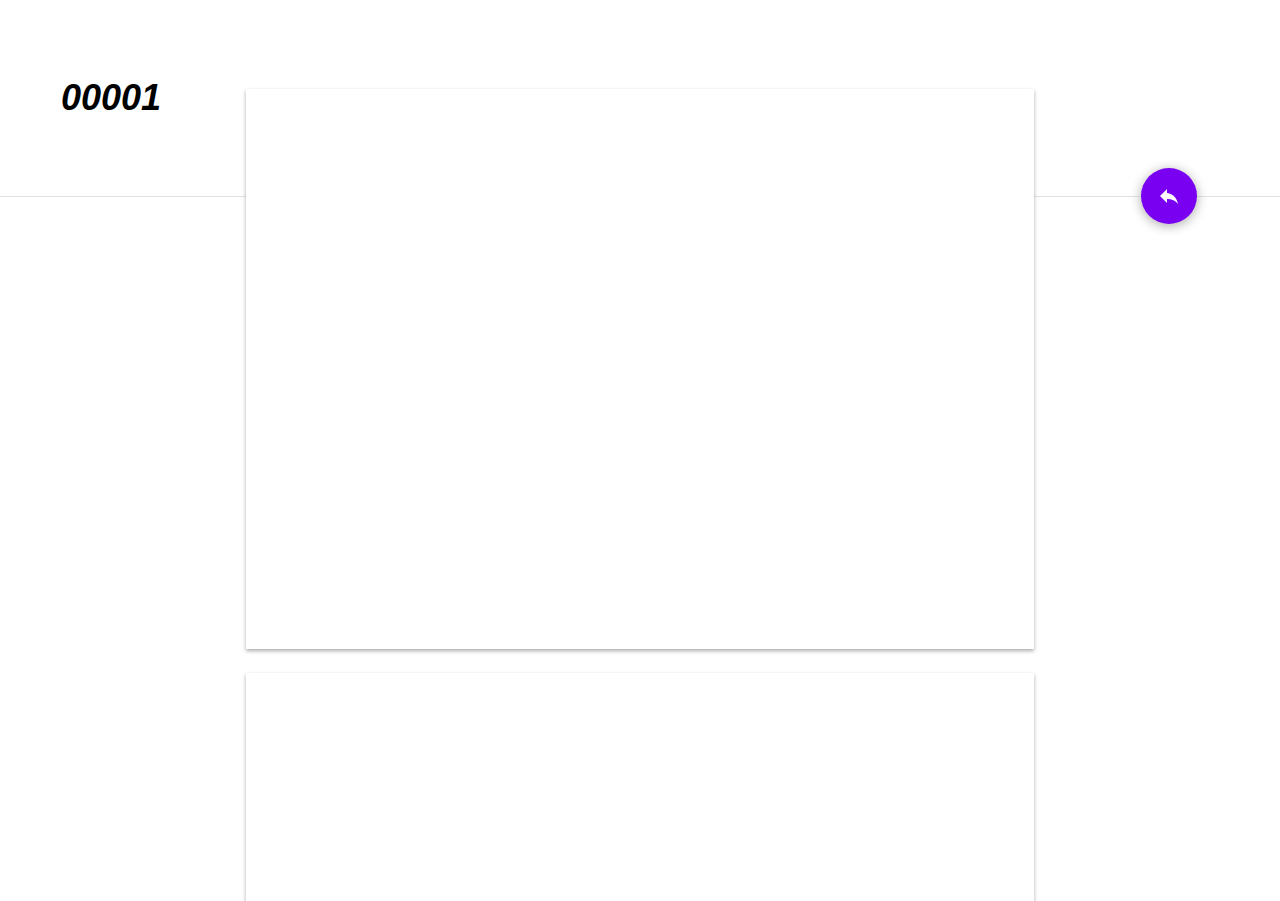
<file: src/main/resources/static/detail.html>
<!DOCTYPE html>
<html lang="en">
<head>
    <meta charset="UTF-8">
    <title>冰箱详情</title>
    <link type="text/css" rel="stylesheet" href="css/base.css">
    <script type="text/javascript"
            src="https://webapi.amap.com/maps?v=1.4.8&key=9ce9515000767c20d6769865396d5e75"></script>
    <style type="text/css">
        body {
            position: relative;
        }

        header {
            height: 196px;
            background: #FFFFFF;
            z-index: 9;
        }

        footer {
            height: 800px;
            background: #FFFFFF;
        }

        main {
            height: 600px;
            width: 600px;
            position: absolute;
            overflow: scroll;
        }

        #back {
            position: absolute;
            top: 168px;
            right: 48px;
            background: #7900F1;
            z-index: 100;
        }

        #back:hover {
            background: #4B00B6;
        }

        .card {
            box-shadow: 0 2px 4px #ABABAB;
            background: #FFFFFF;
            height: 560px;
            margin: 24px;
        }

        #fridge_id {
            position: absolute;
            height: 196px;
            display: inline-block;
            line-height: 196px;
            font-size: 36px;
            color: #000000;
            font-weight: bold;
            font-style: italic;
            text-align: center;
            left: 0;
            top: 0;
        }

    </style>
</head>
<body>
<header>

</header>
<div class="divider"></div>
<footer>

</footer>
<span id="fridge_id">00001</span>
<img src="drawable/back.svg" class="fab" id="back" onclick="history.back(-1)">
<main>
    <div class="card" id="map">

    </div>
    <div class="card"></div>
    <div class="card"></div>
    <div class="card"></div>
</main>
<script>
    window.onload = function () {
        initSize();
    };

    window.onresize = function () {
        initSize();
    };

    function initSize() {
        let main = document.getElementsByTagName("main")[0];
        let cardWidth = window.innerHeight - 64;
        let paddingLeft = (window.innerWidth - cardWidth) / 2;
        main.style.width = window.innerWidth - paddingLeft * 2 + "px";
        main.style.height = window.innerHeight - 64 * 2 + "px";
        main.style.left = "0";
        main.style.bottom = "0";
        main.style.padding = 64 + "px " + paddingLeft + "px";
        let footer = document.getElementsByTagName("footer")[0];
        footer.style.height = (window.innerHeight - 196) + "px";
        document.getElementById("back").style.right = (paddingLeft - 56) / 2 + "px";
        let fridge_id = document.getElementById("fridge_id");
        fridge_id.style.width = paddingLeft + "px";
    }
</script>
<script type="text/javascript">
    let map = new AMap.Map('map', {
        center: [117.000923, 36.675807],
        zoom: 11
    });
</script>
</body>
</html>
</file>
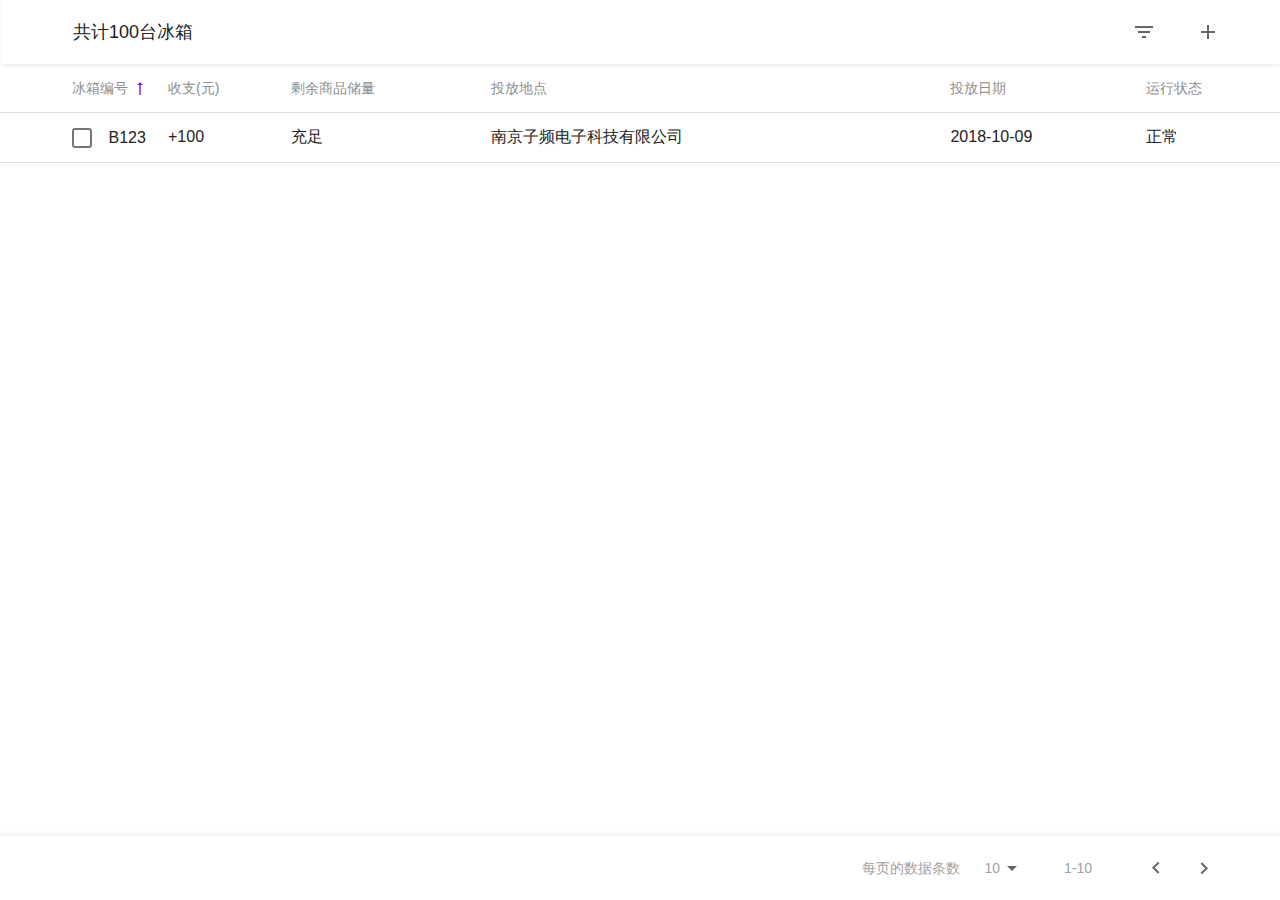
<file: src/main/resources/static/fridge.html>
<!DOCTYPE html>
<html lang="en">
<head>
    <meta charset="UTF-8">
    <title>冰箱</title>
    <link type="text/css" rel="stylesheet" href="css/base.css">
    <link type="text/css" rel="stylesheet" href="css/table.css">
    <link type="text/css" rel="stylesheet" href="css/menu.css">
    <script src="js/table.js"></script>
    <style type="text/css">

        body {
            position: relative;
        }

        #filter {
            right: 112px;
        }

        #put {
            right: 48px;
        }

        #bg {
            position: fixed;
            width: 100%;
            height: 100%;
            left: 0;
            top: 0;
            visibility: hidden;
            /*background: rgba(188, 188, 188, .5);*/
        }

        #menu_filter {
            top: 16px;
            right: 128px;
        }

        #menu_page_size {
            right: 256px;
            bottom: 16px;
            height: 144px;
        }

        #menu_page_size li {
            width: 144px;
        }

    </style>
</head>
<body>
<header class="table_operation">
    <span id="itemCount">共计100台冰箱</span>
    <img id="filter" onclick="showFilterMenu()" class="uncheckedOperation" src="drawable/filter.svg"/>
    <img id="put" onclick="window.open('put.html','_self')" class="uncheckedOperation" src="drawable/add.svg"/>
</header>
<main class="table_container">
    <table border="0" cellpadding="0" cellspacing="0">
        <tr>
            <td class="table_field id sort_field">冰箱编号
                <img src="drawable/arrow_right_select.svg" style="transform: rotate(-90deg)">
            </td>
            <td class="table_field">收支(元)</td>
            <td class="table_field">剩余商品储量</td>
            <td class="table_field">投放地点</td>
            <td class="table_field">投放日期</td>
            <td class="table_field">运行状态</td>
        </tr>
        <tr>
            <td class="table_content id">
                <div class="checkbox"></div>
                <span>B123</span>
            </td>
            <td class="table_content">+100</td>
            <td class="table_content">充足</td>
            <td class="table_content">南京子频电子科技有限公司</td>
            <td class="table_content">2018-10-09</td>
            <td class="table_content">正常</td>
        </tr>
    </table>
</main>
<footer class="table_pageable">
    <img src="drawable/arrow.svg" id="next_page" onclick="onNextPage()">
    <img src="drawable/arrow.svg" id="last_page" onclick="onLastPage()">
    <span id="index">1-10</span>
    <span id="page_size_desc">每页的数据条数</span>
    <span id="page_size">10</span>
    <img src="drawable/drop_down.svg" id="select_page_size" onclick="showPageSizeMenu()">
</footer>
<div id="bg" onclick="hideBg()">
    <div id="menu_filter" class="menu">
        <ol>
            <li onclick="onFilter(0)" class="menuItem filterMenuItem" onmouseover="onFilterMenuItemOver(this,0)"
                onmouseout="onFilterMenuItemOut(this,0)">显示所有冰箱
            </li>
            <li onclick="onFilter(1)" class="menuItem filterMenuItem" onmouseover="onFilterMenuItemOver(this,1)"
                onmouseout="onFilterMenuItemOut(this,1)">仅显示需要补充商品的冰箱
            </li>
        </ol>
    </div>
    <div id="menu_page_size" class="menu">
        <ol>
            <li onclick="onSelectPageSize(0)" class="menuItem pageSizeMenuItem"
                onmouseover="onPageSizeMenuItemOver(this,0)"
                onmouseout="onPageSizeMenuItemOut(this,0)">10
            </li>
            <li onclick="onSelectPageSize(1)" class="menuItem pageSizeMenuItem"
                onmouseover="onPageSizeMenuItemOver(this,1)"
                onmouseout="onPageSizeMenuItemOut(this,1)">20
            </li>
            <li onclick="onSelectPageSize(2)" class="menuItem pageSizeMenuItem"
                onmouseover="onPageSizeMenuItemOver(this,2)"
                onmouseout="onPageSizeMenuItemOut(this,2)">50
            </li>
        </ol>
    </div>
</div>
<script>

    const FILTER_ALL = 0;
    const FILTER_NEED_SUPPLY = 1;

    let filter = FILTER_NEED_SUPPLY;

    const PAGE_SIZES = [10, 20, 50];

    let pageSize = 10;

    window.onload = function () {
        initTableSize();
        updateFilterMenuUI();
        updatePageSizeUI();
    };

    window.onresize = function () {
        initTableSize();
    };

    function showBg() {
        let bg = document.getElementById("bg");
        bg.style.visibility = "visible";
    }

    function hideBg() {
        let bg = document.getElementById("bg");
        bg.style.visibility = "hidden";
        hidePageSizeMenu();
        hideFilterMenu();
    }

    /**
     * 显示过滤选项
     */
    function showFilterMenu() {
        showBg();
        hidePageSizeMenu();
        let menu_filter = document.getElementById("menu_filter");
        menu_filter.style.visibility = "visible";
    }

    /**
     * 隐藏过滤选项
     */
    function hideFilterMenu() {
        let menu_filter = document.getElementById("menu_filter");
        menu_filter.style.visibility = "hidden";
    }

    function updateFilterMenuUI() {
        let menuItems = document.getElementsByClassName("filterMenuItem");
        for (let i = 0; i < menuItems.length; i++) {
            if (i === filter) {
                menuItems[i].style.background = "#E0E0E0";
            } else {
                menuItems[i].style.background = "#FFFFFF";
            }
        }
    }

    function onFilter(index) {
        filter = index;
        updateFilterMenuUI();
        hideBg();
    }

    function onFilterMenuItemOver(menuItem, index) {
        if (filter === index) {
            menuItem.style.background = "#E0E0E0";
        } else {
            menuItem.style.background = "#F5F5F5";
        }
    }

    function onFilterMenuItemOut(menuItem, index) {
        if (filter === index) {
            menuItem.style.background = "#E0E0E0";
        } else {
            menuItem.style.background = "#FFFFFF";
        }
    }

    function showPageSizeMenu() {
        showBg();
        hideFilterMenu();
        let menu_page_size = document.getElementById("menu_page_size");
        menu_page_size.style.visibility = "visible";
    }

    function hidePageSizeMenu() {
        let menu_page_size = document.getElementById("menu_page_size");
        menu_page_size.style.visibility = "hidden";
    }

    function onSelectPageSize(index) {
        pageSize = PAGE_SIZES[index];
        updatePageSizeUI();
        let page_size = document.getElementById("page_size");
        page_size.innerHTML = PAGE_SIZES[index] + "";
        hideBg();
    }

    function updatePageSizeUI() {
        let menuItems = document.getElementsByClassName("pageSizeMenuItem");
        for (let i = 0; i < menuItems.length; i++) {
            if (i === PAGE_SIZES.indexOf(pageSize)) {
                menuItems[i].style.background = "#E0E0E0";
            } else {
                menuItems[i].style.background = "#FFFFFF";
            }
        }
    }

    function onPageSizeMenuItemOver(menuItem, index) {
        if (pageSize === PAGE_SIZES[index]) {
            menuItem.style.background = "#E0E0E0";
        } else {
            menuItem.style.background = "#F5F5F5";
        }
    }

    function onPageSizeMenuItemOut(menuItem, index) {
        if (pageSize === PAGE_SIZES[index]) {
            menuItem.style.background = "#E0E0E0";
        } else {
            menuItem.style.background = "#FFFFFF";
        }
    }
</script>
</body>
</html>
</file>
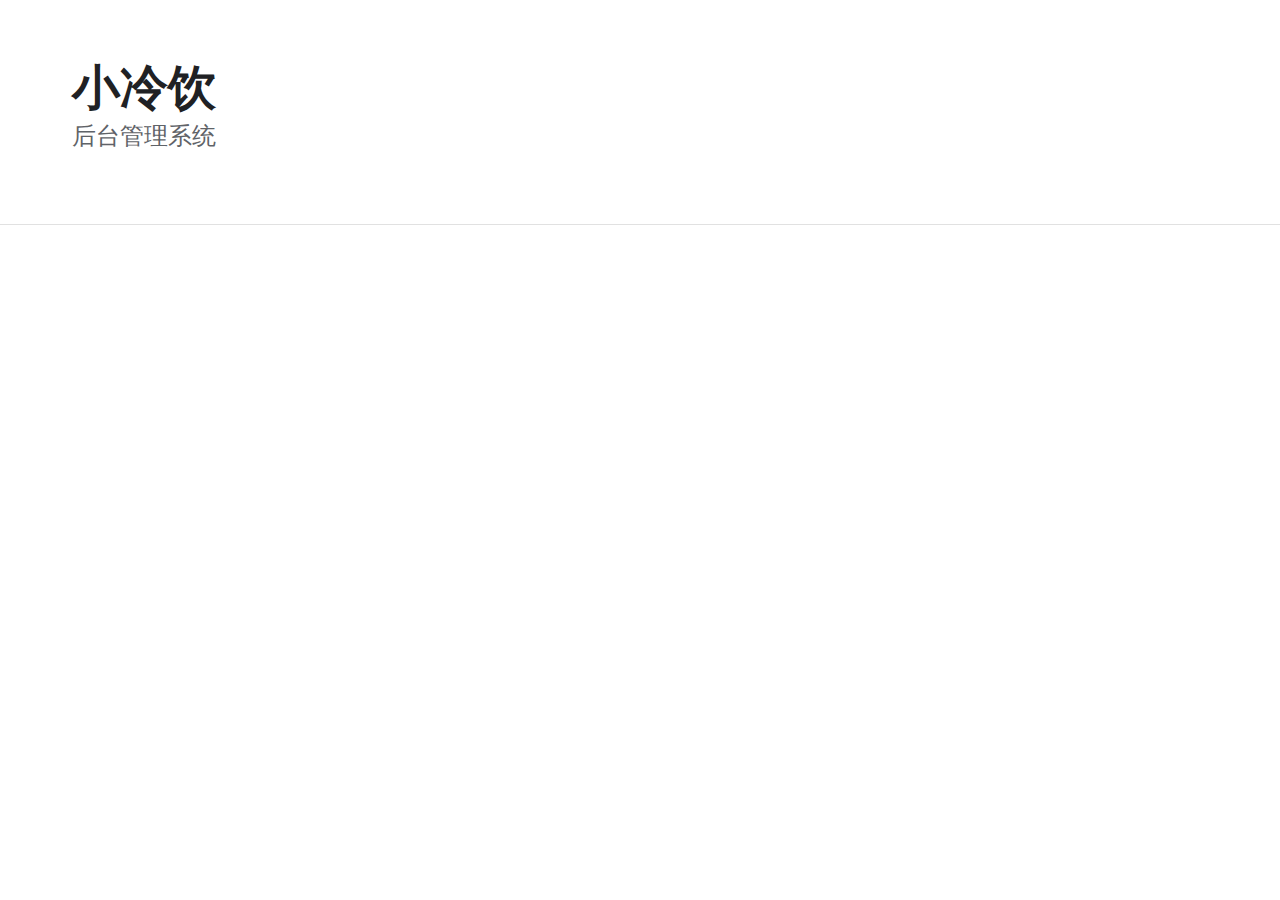
<file: src/main/resources/static/home.html>
<!DOCTYPE html>
<html lang="en">
<head>
    <meta charset="UTF-8">
    <title>首页</title>
    <link type="text/css" rel="stylesheet" href="css/base.css">
    <style type="text/css">

        header {
            background: #FFFFFF;
            padding: 56px 72px 0;
        }

        header h1 {
            font-size: 48px;
            color: #202124;
        }

        header p {
            color: #5F6368;
            font-size: 24px;
            padding-bottom: 72px;
        }
    </style>
</head>
<body>
<header>
    <h1 class="page_title">小冷饮</h1>
    <p class="page_desc">后台管理系统</p>
</header>
<div class="divider"></div>
<main>

</main>
</body>
</html>
</file>
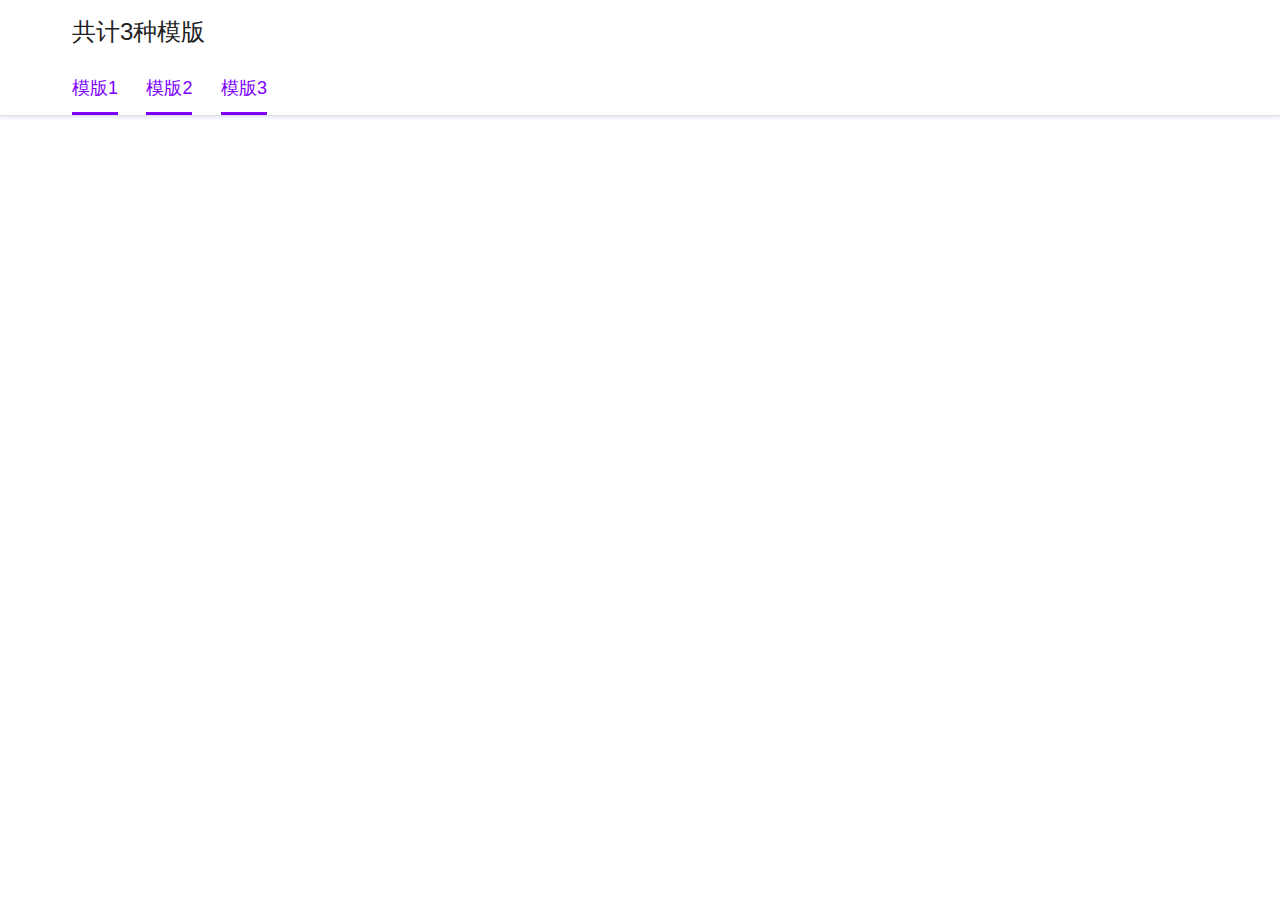
<file: src/main/resources/static/model.html>
<!DOCTYPE html>
<html lang="en">
<head>
    <meta charset="UTF-8">
    <title>模版</title>
    <link rel="stylesheet" href="css/base.css" type="text/css">
    <style>
        header {
            box-shadow: 0 2px 4px #D5DDF0;
        }

        .title {
            display: block;
            height: 64px;
            line-height: 64px;
            font-size: 24px;
            padding-left: 72px;
            color: #212121;
            vertical-align: bottom;
        }

        .tab_field {
            height: 48px;
            padding-left: 60px;
            padding-bottom: 3px;
        }

        .tab_field span {
            display: inline-block;
            height: 48px;
            vertical-align: middle;
            text-align: center;
            border-bottom: 3px solid #7E00FF;
            line-height: 48px;
            font-size: 18px;
            color: #7E00FF;
            margin: 0 12px;
        }

        .tab_field span:hover {
            cursor: pointer;
        }
    </style>
</head>
<body>
<header>
    <span class="title">共计3种模版</span>
    <div class="tab_field">
        <span class="tab">模版1</span>
        <span class="tab">模版2</span>
        <span class="tab">模版3</span>
    </div>
</header>
<div class="divider"></div>
</body>
</html>
</file>
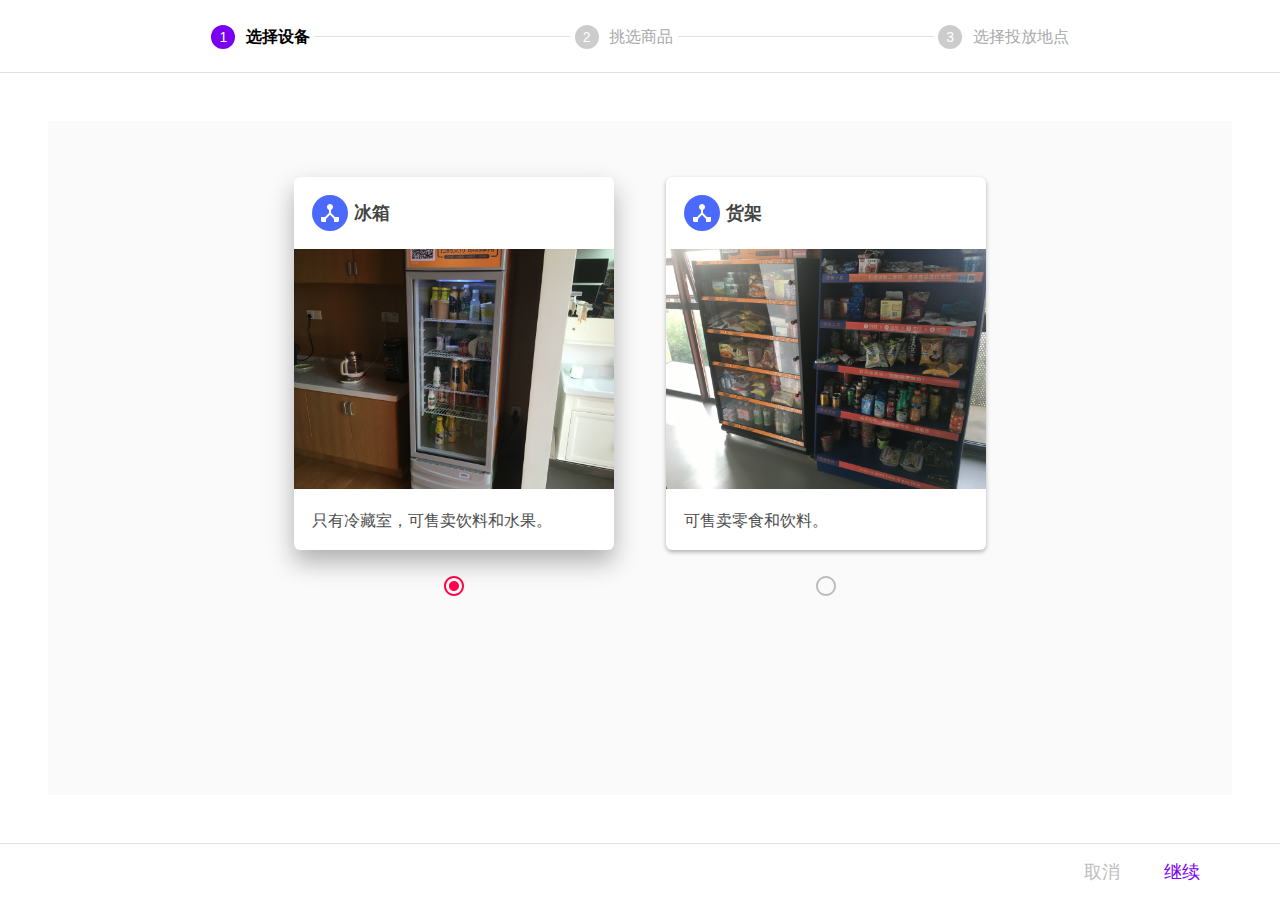
<file: src/main/resources/static/put.html>
<!DOCTYPE html>
<html lang="en">
<head>
    <meta charset="UTF-8">
    <title>投放</title>
    <link type="text/css" rel="stylesheet" href="css/base.css">
    <link type="text/css" rel="stylesheet" href="css/step.css">
    <link type="text/css" rel="stylesheet" href="css/card.css">
    <link type="text/css" rel="stylesheet" href="css/list.css">
    <script src="https://webapi.amap.com/maps?v=1.4.8&key=9ce9515000767c20d6769865396d5e75"></script>
    <style>
        .step_content {
            margin: 48px;
            background: #FAFAFA;
            text-align: center;
        }

        #step_product, #step_address {
            display: none;
        }

        #step_address {
            position: relative;
        }

        .search_box {
            box-shadow: 0 2px 4px #AFAFAF;
            background: #FFFFFF;
            position: absolute;
            border-radius: 4px;
            left: 24px;
            top: 24px;
        }

        #search_input_box {
            height: 56px;
            line-height: 56px;
            width: 360px;
        }

        #search_icon {
            width: 24px;
            height: 24px;
            position: absolute;
            left: 24px;
            top: 16px;
        }

        #search_address {
            width: 248px;
            height: 56px;
            position: absolute;
            left: 56px;
            font-size: 18px;
            line-height: 56px;
            vertical-align: middle;
            color: #212121;
        }

        #search_address ::-webkit-input-placeholder {
            color: #BDBDBD;
            vertical-align: middle;
        }

        #search_clear {
            width: 24px;
            height: 24px;
            position: absolute;
            right: 12px;
            padding: 12px;
            border-radius: 50%;
            top: 4px;
            visibility: hidden;
        }

        #search_clear:hover {
            background: #ECECEC;
            cursor: pointer;
        }

        #search_content_box {
            border-top: 1px #FAFAFA solid;
            max-height: 360px;
            overflow: scroll;
        }

        .list_item_address {
            height: 64px;
            position: relative;
        }

        .list_icon_address {
            width: 24px;
            height: 24px;
            position: absolute;
            left: 24px;
            top: 20px;
        }

        .list_title_address {
            color: #212121;
            font-size: 16px;
            position: absolute;
            left: 72px;
            bottom: 32px;
            vertical-align: bottom;
        }

        .list_subtitle_address {
            color: #757575;
            white-space: nowrap;
            overflow: hidden;
            max-width: 264px;
            text-overflow: ellipsis;
            font-size: 14px;
            left: 72px;
            font-style: italic;
            bottom: 12px;
            vertical-align: bottom;
            position: absolute;
        }

        .list_item_single_text:hover, .list_item_address:hover {
            cursor: pointer;
            background: #FAFAFA;
        }

        .rb_box {
            width: 320px;
            text-align: center;
            display: inline-block;
            margin: 56px 24px 0;
        }

        .rb {
            margin: 24px 0 0;
        }

        .rb_box {
            cursor: pointer;
        }

        #step_product {
            text-align: left;
            position: relative;
        }

        #product_selected_box {
            overflow: scroll;
            text-align: left;
            position: absolute;
            border-right: 1px solid #EDEDED;
            left: 0;
        }

        #product_all_box {
            overflow: scroll;
            text-align: left;
            position: absolute;
            right: 0;
        }

        .product_type {
            color: #000000;
            font-size: 32px;
            display: block;
            text-align: left;
            padding-left: 72px;
            line-height: 96px;
            height: 96px;
        }

        .item_add {
            right: 16px;
        }

        .item_reduce {
            right: 56px;
        }

        .item_delete {
            right: 96px;
        }

    </style>
</head>
<body>
<header class="step_desc">
    <ol>
        <li class="step">
            <div class="indicator">1</div>
            <span class="indicator_desc">选择设备</span>
        </li>
        <li>
            <div class="indicator_divider"></div>
        </li>
        <li class="step">
            <div class="indicator">2</div>
            <span class="indicator_desc">挑选商品</span>
        </li>
        <li>
            <div class="indicator_divider"></div>
        </li>
        <li class="step">
            <div class="indicator">3</div>
            <span class="indicator_desc">选择投放地点</span>
        </li>
    </ol>
</header>
<div class="divider"></div>
<main class="step_content">
    <div id="step_device">
        <div class="rb_box" id="rb_box_fridge" onclick="onDeviceSelect(this.id)">
            <div class="card" id="card_fridge">
                <header class="card_header">
                    <img src="drawable/device.svg" class="card_icon">
                    <span class="card_title">冰箱</span>
                    <span class="card_subtitle">5层</span>
                </header>
                <main>
                    <img src="drawable/fridge.jpg" class="card_image">
                </main>
                <footer class="card_content">
                   <span>
                       只有冷藏室，可售卖饮料和水果。
                   </span>
                </footer>
            </div>
            <img src="drawable/rb_checked.svg" class="rb image_button" id="rb_fridge">
        </div>
        <div class="rb_box" id="rb_box_rack" onclick="onDeviceSelect(this.id)">
            <div class="card" id="card_rack">
                <header class="card_header">
                    <img src="drawable/device.svg" class="card_icon">
                    <span class="card_title">货架</span>
                    <span class="card_subtitle">7层</span>
                </header>
                <main>
                    <img src="drawable/rack.jpg" class="card_image">
                </main>
                <footer class="card_content">
                   <span>
                       可售卖零食和饮料。
                   </span>
                </footer>
            </div>
            <img src="drawable/rb_unchecked.svg" class="rb image_button" id="rb_rack">
        </div>
    </div>
    <div id="step_product">
        <div id="product_selected_box">
            <span class="product_type">已选择的商品</span>
            <div id="list_selected_products"></div>
        </div>
        <div id="product_all_box">
            <span class="product_type">所有商品</span>
            <div id="list_all_products"></div>
        </div>
    </div>
    <div id="step_address">
        <div id="map">
        </div>
        <div class="search_box">
            <div id="search_input_box">
                <img src="drawable/search.svg" id="search_icon">
                <label>
                    <input id="search_address" oninput="onSearchTextChanged(this)" placeholder="请输入投放地点..."
                           onkeypress="onEnterKeyPressed(event)">
                </label>
                <img src="drawable/clear.svg" id="search_clear" onclick="clearSearchText(this)">
            </div>
            <div id="search_content_box">
            </div>
        </div>
    </div>
</main>
<div class="divider"></div>
<footer class="step_operation">
    <div class="button base_button" id="next_step" onclick="onNextStep()">继续</div>
    <div class="button base_button" id="last_step" onclick="onLastStep()">返回上一步</div>
    <div class="button base_button" id="cancel" onclick="onCancel()">取消</div>
</footer>
<script src="js/map.js"></script>
<script>

    const CODE_SUCCESS = 0;

    //总共3步
    const STEP_COUNT = 3;

    //当前步骤
    let stepIndex = 0;

    const DEVICE_FRIDGE = 0;
    const DEVICE_RACK = 1;
    const LAYERS_FRIDGE = 6;
    const LAYERS_RACK = 6;

    //设备类型,默认是冰箱
    let deviceType = DEVICE_FRIDGE;

    //所有商品
    let products = [];
    //当前选择的商品
    let selected_products = [];
    //当前选择的商品个数
    let selected_products_counts = [];
    //当前要要添加商品的层
    let layerIndex = 0;
    //一共多少层
    let layers = LAYERS_FRIDGE;

    //搜索关键字补充
    let tips = [];
    //搜索到的地址集合
    let pois = [];
    //poi地址页数
    let poiPageNumber = 1;
    const POI_PAGE_SIZE = 20;

    window.onload = function () {
        initSelectedInfo();
        initSize();
        updateStepUI();
        updateDeviceUI();
    };

    window.onresize = function () {
        initSize();
    };

    function initSize() {
        let step_content = document.getElementsByClassName("step_content")[0];
        step_content.style.height = (window.innerHeight - 72 - 56 - 1 - 1 - 48 * 2) + "px";
        let map = document.getElementById("map");
        map.style.height = (window.innerHeight - 72 - 56 - 1 - 1 - 48 * 2) + "px";
    }

    function updateStepUI() {
        //所有步骤已完成,"继续"变为"完成"
        if (stepIndex >= STEP_COUNT - 1) {
            document.getElementById("next_step").innerHTML = "完成";
        } else {
            document.getElementById("next_step").innerHTML = "继续";
        }
        //当前是第一步操作,隐藏"返回上一步"
        if (stepIndex <= 0) {
            document.getElementById("last_step").style.visibility = "hidden";
        } else {
            document.getElementById("last_step").style.visibility = "visible";
        }
        let indicators = document.getElementsByClassName("indicator");
        let indicatorDescriptions = document.getElementsByClassName("indicator_desc");
        for (let i = 0; i < indicators.length; i++) {
            if (stepIndex > i) {
                indicators[i].style.background = "#7900F1 url('drawable/icon_check.svg') center no-repeat";
                indicators[i].innerHTML = "";
                indicatorDescriptions[i].style.fontWeight = "bold";
                indicatorDescriptions[i].style.color = "#000000";
            } else if (stepIndex === i) {
                indicators[i].style.background = "#7900F1";
                indicatorDescriptions[i].style.fontWeight = "bold";
                indicatorDescriptions[i].style.color = "#000000";
                indicators[i].innerHTML = (i + 1) + "";
            } else {
                indicators[i].style.background = "#CCCCCC";
                indicatorDescriptions[i].style.fontWeight = "normal";
                indicatorDescriptions[i].style.color = "#A9A9A9";
                indicators[i].innerHTML = (i + 1) + "";
            }
        }
        updateStepContent();
    }

    function updateStepContent() {
        let step_device = document.getElementById("step_device");
        let step_product = document.getElementById("step_product");
        let step_address = document.getElementById("step_address");
        switch (stepIndex) {
            case 0:
                step_device.style.display = "block";
                step_product.style.display = "none";
                step_address.style.display = "none";
                updateDeviceUI();
                break;
            case 1:
                step_product.style.display = "block";
                step_device.style.display = "none";
                step_address.style.display = "none";
                let product_selected_box = document.getElementById("product_selected_box");
                product_selected_box.style.height = (window.innerHeight - 72 - 56 - 1 - 1 - 48 * 2) + "px";
                product_selected_box.style.width = (window.innerWidth - 48 * 2) * 0.7 + "px";
                let product_all_box = document.getElementById("product_all_box");
                product_all_box.style.height = (window.innerHeight - 72 - 56 - 1 - 1 - 48 * 2) + "px";
                product_all_box.style.width = (window.innerWidth - 48 * 2) * 0.3 + "px";
                loadSelectedProducts();
                if (products.length <= 0) {
                    requestAllProducts();
                }
                break;
            case 2:
                step_address.style.display = "block";
                step_device.style.display = "none";
                step_product.style.display = "none";
                initMap();
                break;
            default:
                break;
        }
    }

    //    function onSearchFocus(input) {
    //        input.style.color = "#212121";
    //        input.value = "";
    //    }
    //
    //    function onSearchBlur(input) {
    //        input.style.color = "#BDBDBD";
    //        input.value = "请输入投放地址...";
    //    }

    //监听输入框内容改变
    function onSearchTextChanged(input) {
        let value = input.value;
        let search_clear = document.getElementById("search_clear");
        if (value === null || value === undefined || value.length === 0) {
            search_clear.style.visibility = "hidden";
            tips = [];
            loadInputTipsData();
        } else {
            search_clear.style.visibility = "visible";
            requestInputTips(value);
        }
    }

    //请求搜索输入提示
    function requestInputTips(keywords) {
        let http = new XMLHttpRequest();
        http.onreadystatechange = function () {
            console.log(http.url + ":" + http.readyState + ":" + http.status);
            switch (http.readyState) {
                //请求结束
                case 4:
                    console.log(http.response);
                    if (http.status === 200) {
                        let data = JSON.parse(http.response);
                        console.log(data.status + ":" + data.info);
                        if (data.status === "1") {
                            tips = data.tips;
                        } else {
                            tips = [];
                            alert(data.info);
                        }
                    } else {
                        tips = [];
                        console.log("请求失败");
                    }
                    loadInputTipsData(keywords);
                    break;
                default:
                    break;
            }
        };
        http.open("GET", "https://restapi.amap.com/v3/assistant/inputtips" +
            "?key=0cf3219adfc99564d9bcb1752f32352b" +
            "&keywords=" + keywords, true);
        http.send();
    }

    function loadInputTipsData(keywords) {
        let search_content_box = document.getElementById("search_content_box");
        let htmlData = "";
        for (let i = 0; i < tips.length; i++) {
            let tip = tips[i];
            htmlData += "<div class='list_item_single_text' onclick='search(\"" + tip.name + "\")' id='" + tip.name + "'>" +
                "<span class='list_title_single_text'>" + getTitleWithKeywordsStyle(tip.name, keywords) + "</span>" +
                "</div>";
        }
        console.log(htmlData);
        search_content_box.innerHTML = htmlData;
    }

    function getTitleWithKeywordsStyle(title, keywords) {
        if (keywords === null || keywords === undefined || keywords.length === 0) {
            return title;
        }
        if (title.indexOf(keywords) === -1) {
            return title;
        }
        return title.replace(keywords, "<span style='font-weight: bold;color: #413A3C'>" + keywords + "</span>");
    }

    //清除输入框中的内容
    function clearSearchText(clear) {
        let input = document.getElementById("search_address");
        input.value = "";
        clear.style.visibility = "hidden";
        tips = [];
        loadInputTipsData();
    }

    //当按下回车键时开始搜索
    function onEnterKeyPressed(event) {
        if (event.keyCode === 13) {
            let value = document.getElementById("search_address").value;
            if (value === null || value === undefined || value === "") {
                return;
            }
            search(value);
        }
    }

    //搜索
    function search(text) {
        let http = new XMLHttpRequest();
        http.onreadystatechange = function () {
            console.log(http.url + ":" + http.readyState + ":" + http.status);
            switch (http.readyState) {
                //请求结束
                case 4:
                    console.log(http.response);
                    if (http.status === 200) {
                        let data = JSON.parse(http.response);
                        console.log(data.status + ":" + data.info);
                        if (data.status === "1") {
                            pois = data.pois;
                        } else {
                            pois = [];
                            alert(data.info);
                        }
                    } else {
                        pois = [];
                        console.log("请求失败");
                    }
                    loadSearchData();
                    break;
                default:
                    break;
            }
        };
        http.open("GET", "https://restapi.amap.com/v3/place/text" +
            "?keywords=" + text +
            "&offset=" + POI_PAGE_SIZE +
            "&page=" + poiPageNumber +
            "&key=0cf3219adfc99564d9bcb1752f32352b" +
            "&extensions=base", true);
        http.send();
    }

    function loadSearchData() {
        let search_content_box = document.getElementById("search_content_box");
        let htmlData = "";
        for (let i = 0; i < pois.length; i++) {
            let poi = pois[i];
            htmlData += "<div class='list_item_address' onclick='putMarkerOnMap(" + i + ")'>" +
                "<img src='drawable/location.svg' class='list_icon_address'>" +
                "<span class='list_title_address'>" + poi.name + "</span>" +
                "<span class='list_subtitle_address'>" + poi.address + "</span>" +
                "</div>" +
                "<div class='list_divider'></div>";
        }
        console.log(htmlData);
        search_content_box.innerHTML = htmlData;
    }

    function putMarkerOnMap(index) {
        let poi = pois[index];
        let location = poi.location.split(",");
        addMarker(parseFloat(location[0]), parseFloat(location[1]));
    }

    /*
    下一步操作
     */
    function onNextStep() {
        //所有步骤已完成
        if (stepIndex >= STEP_COUNT - 1) {
            complete();
            return;
        }
        stepIndex++;
        updateStepUI();
    }

    function complete() {

    }

    /*
    返回上一步
     */
    function onLastStep() {
        stepIndex--;
        updateStepUI();
    }

    function onCancel() {
        history.back(-1);
    }

    /*
    选中某个设备
     */
    function onDeviceSelect(id) {
        if (id === "rb_box_fridge") {
            deviceType = DEVICE_FRIDGE;
            layers = LAYERS_FRIDGE;
        } else {
            deviceType = DEVICE_RACK;
            layers = LAYERS_RACK;
        }
        initSelectedInfo();
        updateDeviceUI();
    }

    function initSelectedInfo() {
        for (let i = 0; i < layers; i++) {
            selected_products[i] = [];
            selected_products_counts[i] = [];
        }
    }

    /*
    获取所有的商品
     */
    function requestAllProducts() {
        let http = new XMLHttpRequest();
        http.onreadystatechange = function () {
            console.log(http.url + ":" + http.readyState + ":" + http.status);
            switch (http.readyState) {
                //请求结束
                case 4:
                    console.log(http.response);
                    if (http.status === 200) {
                        let data = JSON.parse(http.response);
                        console.log(data.code + ":" + data.message + ":" + data.value);
                        if (data.code === CODE_SUCCESS) {
                            products = data.value;
                        } else {
                            products = [];
                            alert(data.message);
                        }
                    } else {
                        products = [];
                        console.log("请求失败");
                    }
                    if (products.length <= 0) {
                        break;
                    }
                    loadAllProducts();
                    break;
                default:
                    break;
            }
        };
        http.open("GET", "products", true);
        http.send();
    }

    //    <div class="list_item">
    //        <img src="drawable/temp.png" class="list_icon">
    //        <span class="list_title">大茶壶</span>
    //        <span class="list_subtitle">X12</span>
    //        <img src="drawable/add.svg" class="list_operation">
    //        </div>
    function loadAllProducts() {
        let htmlData = "";
        let list_all_products = document.getElementById("list_all_products");
        for (let i = 0; i < products.length; i++) {
            let product = products[i];
            htmlData += "<div class='list_item'>" +
                "<img src='" + product.previewImage + "' class='list_icon' onerror='setPreviewPlaceholder(this)'>" +
                "<span class='list_title'>" +
                product.name +
                "</span>" +
                "<span class='list_subtitle'>" +
                product.brand +
                "</span>" +
                "<img src='drawable/cart.svg' class='list_operation' onclick='selectProductToContainer(" + i + ")'>" +
                "</div>"
        }
        list_all_products.innerHTML = htmlData;
    }

    function setPreviewPlaceholder(img) {
        img.src = "drawable/image_placeholder.svg";
        img.onerror = null;
    }

    function selectProductToContainer(i) {
        let product = products[i];
        if (isProductExist(product)) {
            alert("该层已经添加了" + product.name + "！");
            return;
        }
        selected_products[layerIndex].unshift(product);
        selected_products_counts[layerIndex].unshift(0);
        loadSelectedProducts();
    }

    function isProductExist(product) {
        for (let i = 0; i < selected_products[layerIndex].length; i++) {
            if (selected_products[layerIndex][i].productId === product.productId) {
                return true;
            }
        }
        return false;
    }

    function onSelectLayerIndex(i) {
        layerIndex = i;
        loadSelectedProducts();
    }

    //    <div class="sub_header_box">
    //        <span class="sub_header">第一层</span>
    //        <img src="drawable/layer_unchecked.svg" class="list_operation sub_header_operation">
    //        </div>
    //        <div class="list_item">
    //        <img src="drawable/temp.png" class="list_icon">
    //        <span class="list_title">大茶壶</span>
    //        <span class="list_subtitle">x12</span>
    //        <img src="drawable/add.svg" class="list_operation item_add">
    //        <img src="drawable/reduce.svg" class="list_operation item_reduce">
    //        <img src="drawable/delete.svg" class="list_operation item_delete">
    //        </div>
    //        <div class="list_divider"></div>
    function loadSelectedProducts() {
        let htmlData = "";
        let list_selected_products = document.getElementById("list_selected_products");
        for (let i = 0; i < selected_products.length; i++) {
            htmlData += "<div class='sub_header_box'>" +
                "<span class='sub_header'>第" + (i + 1) + "层</span>" +
                "<img src='" + (layerIndex === i ? "drawable/layer_checked.svg" : "drawable/layer_unchecked.svg") + "' class='list_operation sub_header_operation' onclick='onSelectLayerIndex(" + i + ")'>" +
                "</div>";
            for (let j = 0; j < selected_products[i].length; j++) {
                let product = selected_products[i][j];
                let product_count = selected_products_counts[i][j];
                htmlData += "<div class='list_item'>" +
                    "<img src='" + product.previewImage + "' class='list_icon' onerror='setPreviewPlaceholder(this)'>" +
                    "<span class='list_title'>" +
                    product.name +
                    "</span>" +
                    "<span class='list_subtitle'>x" +
                    product_count +
                    "</span>" +
                    "<img src='drawable/add.svg' class='list_operation item_add' onclick='addProductCount(" + i + "," + j + ")'>" +
                    "<img src='drawable/reduce.svg' class='list_operation item_reduce' onclick='reduceProductCount(" + i + "," + j + ")'>" +
                    "<img src='drawable/delete.svg' class='list_operation item_delete' onclick='removeProduct(" + i + "," + j + ")'>" +
                    "</div>";
            }
            htmlData += "<div class='list_divider'></div>";
        }
        list_selected_products.innerHTML = htmlData;
    }

    function addProductCount(i, j) {
        let productCount = selected_products_counts[i][j];
        productCount++;
        selected_products_counts[i][j] = productCount;
        loadSelectedProducts();
    }

    function reduceProductCount(i, j) {
        let productCount = selected_products_counts[i][j];
        if (productCount <= 1) {
            removeProduct(i, j);
            return;
        }
        productCount--;
        selected_products_counts[i][j] = productCount;
        loadSelectedProducts();
    }

    function removeProduct(i, j) {
        selected_products[i].splice(j, 1);
        selected_products_counts[i].splice(j, 1);
        console.log(selected_products);
        loadSelectedProducts();
    }

    /*
    选中设备时更新ui
    */
    function updateDeviceUI() {
        let card_fridge = document.getElementById("card_fridge");
        let card_rack = document.getElementById("card_rack");
        let rb_fridge = document.getElementById("rb_fridge");
        let rb_rack = document.getElementById("rb_rack");
        switch (deviceType) {
            case DEVICE_FRIDGE:
                card_fridge.style.boxShadow = "0 12px 24px #AFAFAF";
                card_rack.style.boxShadow = "0 2px 4px #AFAFAF";
                rb_fridge.src = "drawable/rb_checked.svg";
                rb_rack.src = "drawable/rb_unchecked.svg";
                break;
            case DEVICE_RACK:
                card_rack.style.boxShadow = "0 12px 24px #AFAFAF";
                card_fridge.style.boxShadow = "0 2px 4px #AFAFAF";
                rb_rack.src = "drawable/rb_checked.svg";
                rb_fridge.src = "drawable/rb_unchecked.svg";
                break;
        }
    }
</script>
</body>
</html>
</file>
<file: src/main/resources/static/css/base.css>
* {
    margin: 0;
    padding: 0;
    font-family: "Arial", "Microsoft YaHei", "黑体", "宋体", sans-serif;
    border: none;
    outline: none;
}

.divider {
    width: 100%;
    height: 1px;
    background: #E1E1E1;
}

.image_button {
    width: 24px;
    height: 24px;
}

.image_button:hover {
    cursor: pointer;
    background: #ECECEC;
}

.fab {
    width: 24px;
    height: 24px;
    padding: 16px;
    border-radius: 50%;
    display: block;
    box-shadow: 0 2px 12px #ABABAB;
}

.fab:hover {
    cursor: pointer;
    box-shadow: 0 2px 24px #ABABAB;
}

.base_button{
    height: 36px;
    padding: 0 16px;
    line-height: 36px;
    font-size: 18px;
    border-radius: 2px;
}

.base_button:hover{
    cursor: pointer;
}
</file>
<file: src/main/resources/static/css/table.css>
/*
table操作区
 */
.table_operation {
    height: 64px;
    position: relative;
    padding-left: 64px;
    margin-left: 1px;
    box-shadow: 0 2px 4px #EDEDED;
}

/*
操作区中的文字内容
 */
.table_operation span {
    height: 36px;
    position: absolute;
    padding: 0 8px;
    font-size: 18px;
    top: 14px;
    line-height: 36px;
    color: #212121;
}

/*
操作区中的图片按钮
 */
.table_operation img {
    display: block;
    position: absolute;
    width: 24px;
    height: 24px;
    padding: 12px;
    border-radius: 50%;
    top: 8px;
}

/*
按钮按下的效果
 */
.table_operation img:hover {
    cursor: pointer;
    background: #ECECEC;
    border-radius: 50%;
}

.table_container{
    width: 100%;
    overflow: scroll;
}

.table_container table {
    border-spacing: 0;
    width: 100%;
}

.table_container table td {
    border-bottom: 1px solid #E0E0E0;
    vertical-align: middle;
}

/*
table字段文字样式
 */
.table_field {
    color: #8D8D8D;
    font-size: 14px;
    line-height: 48px;
    height: 48px;
}

/*
table内容文字样式
 */
.table_content {
    color: #222222;
    font-size: 16px;
    line-height: 48px;
    height: 48px;
}

/*
包含排序功能图标的字段
 */
.sort_field {
    text-align: left;
}

.sort_field img {
    width: 16px;
    height: 16px;
    vertical-align: middle;
}

.sort_field img:hover {
    background: #ECECEC;
    cursor: pointer;
}

/*
table中的id，一般包含一个checkbox
 */
.id {
    padding-left: 72px;
    width: 96px;
    text-align: left;
}

/*
id内容
 */
.id span {
    line-height: 48px;
    padding-left: 12px;
    vertical-align: middle;
}

/*
绑定id的checkbox，这里使用div代替
 */
.checkbox {
    outline: none;
    display: inline-block;
    border: 2px solid #757575;
    border-radius: 3px;
    vertical-align: middle;
    width: 16px;
    height: 16px;
    background: #FFFFFF;
    text-align: center;
}

/*
分页区域
 */
.table_pageable {
    width: 100%;
    height: 64px;
    position: relative;
    background: #FFFFFF;
    box-shadow: 0 -2px 4px #EDEDED;
}

.table_pageable img {
    width: 24px;
    position: absolute;
    display: block;
    height: 24px;
    top: 20px;
}

.table_pageable img:hover{
    cursor: pointer;
    background: #ECECEC;
}

.table_pageable span {
    display: block;
    position: absolute;
    line-height: 24px;
    height: 24px;
    top: 20px;
    color: #A1A1A1;
    font-size: 14px;
}

/*
每页页数
 */
#page_size{
    text-align: right;
    right: 280px;
}

/*
选择每页页数
 */
#select_page_size{
    right: 256px;
}

/*
下一页
 */
#next_page {
    right: 64px;
    transform: rotate(180deg);
}

/*
上一页
 */
#last_page {
    right: 112px;
}

/*
当前页码
 */
#index {
    right: 188px;
}

#page_size_desc {
    right: 320px;
}
</file>
<file: src/main/resources/static/css/menu.css>
.menu{
    box-shadow: #D3D3D3 1px 1px 3px 3px;
    background: #FFFFFF;
    position: absolute;
}

.menu li{
    display: block;
    width: 240px;
    height: 48px;
    text-align: left;
    padding-left: 24px;
    line-height: 48px;
    color: #000000;
    font-size: 16px;
}

.menu li:hover{
    cursor: pointer;
}
</file>
<file: src/main/resources/static/css/step.css>
.step_desc {
    height: 72px;
    width: 100%;
    /*box-shadow: 0 2px 4px #EDEDED;*/
    text-align: center;
}

.step_desc li {
    display: inline-block;
    height: 72px;
    line-height: 72px;
}

.indicator {
    display: inline-block;
    width: 24px;
    height: 24px;
    background: #7900F1;
    border-radius: 50%;
    line-height: 24px;
    text-align: center;
    vertical-align: middle;
    font-size: 14px;
    color: #FFFFFF;
}

.indicator_divider {
    width: 256px;
    height: 1px;
    display: inline-block;
    vertical-align: middle;
    background: #E0E0E0;
}

.indicator_desc {
    margin-left: 6px;
    vertical-align: middle;
    font-size: 16px;
    color: #000000;
    font-weight: bold;
}

.step_operation {
    height: 48px;
    position: relative;
}

.button{
    position: absolute;
    vertical-align: middle;
}

#last_step {
    color: #BDBDBD;
    top: 10px;
    left: 64px;
}

#cancel{
    color: #BDBDBD;
    top: 10px;
    right: 144px;
}

#last_step:hover, #cancel:hover {
    background: #EDEDED;
}

#next_step {
    color: #7900F1;
    top: 10px;
    right: 64px;
}

#next_step:hover {
    background: #F6E9FE;
}
</file>
<file: src/main/resources/static/css/card.css>
.card {
    box-shadow: 0 2px 4px #AFAFAF;
    border-radius: 6px;
    background: #FFFFFF;
    width: 320px;
}

.card_header {
    position: relative;
    height: 72px;
}

.card_header span {
    display: block;
    position: absolute;
}

.card_icon {
    display: block;
    width: 24px;
    position: absolute;
    height: 24px;
    padding: 6px;
    left: 18px;
    background: #4B6AFC;
    border-radius: 50%;
    top: 18px;
}

.card_header .card_title {
    color: #444444;
    left: 60px;
    height: 36px;
    line-height: 36px;
    font-size: 18px;
    font-weight: bold;
    top: 18px;
}

.card_header .card_subtitle {
    color: #999999;
    left: 60px;
    font-size: 12px;
    bottom: 18px;
    display: none;
}

.card_image {
    width: 320px;
    height: 240px;
}

.card_content {
    padding: 18px;
    text-align: left;
    vertical-align: middle;
    font-size: 16px;
    color: #4D4D4D;
}
</file>
<file: src/main/resources/static/css/list.css>
.sub_header_box{
    position: relative;
    height: 48px;
    line-height: 48px;
}

.sub_header {
    height: 48px;
    line-height: 48px;
    font-size: 14px;
    color: #757575;
    margin-left: 72px;
}

.list_item {
    height: 72px;
    position: relative;
}

.list_item_single_text{
    height: 48px;
    position: relative;
}

.list_icon_single_text {
    position: absolute;
    width: 24px;
    height: 24px;
    left: 12px;
    top: 12px;
}

.list_title_single_text {
    color: #706B6B;
    font-size: 16px;
    position: absolute;
    line-height: 48px;
    left: 56px;
    vertical-align: middle;
}

/*.list_item:hover{*/
    /*cursor: pointer;*/
    /*background: #D5D5D5;*/
/*}*/

.list_icon {
    position: absolute;
    width: 40px;
    height: 40px;
    border-radius: 50%;
    left: 16px;
    top: 16px;
}

.list_title {
    color: #212121;
    font-size: 18px;
    position: absolute;
    left: 72px;
    bottom: 32px;
    vertical-align: bottom;
}

.list_subtitle {
    color: #757575;
    font-size: 16px;
    left: 72px;
    font-style: italic;
    bottom: 12px;
    vertical-align: bottom;
    position: absolute;
}

.list_operation {
    width: 24px;
    height: 24px;
    padding: 12px;
    border-radius: 50%;
    position: absolute;
    top: 12px;
    right: 16px;
}

.sub_header_operation{
    top: 0;
}

.list_operation:hover{
    background: #ECECEC;
    cursor: pointer;
}

.list_divider{
    height: 1px;
    background: #EBEBEB;
    margin-left: 72px;
}

.list_divider_single_text{
    height: 1px;
    background: #EBEBEB;
}
</file>
